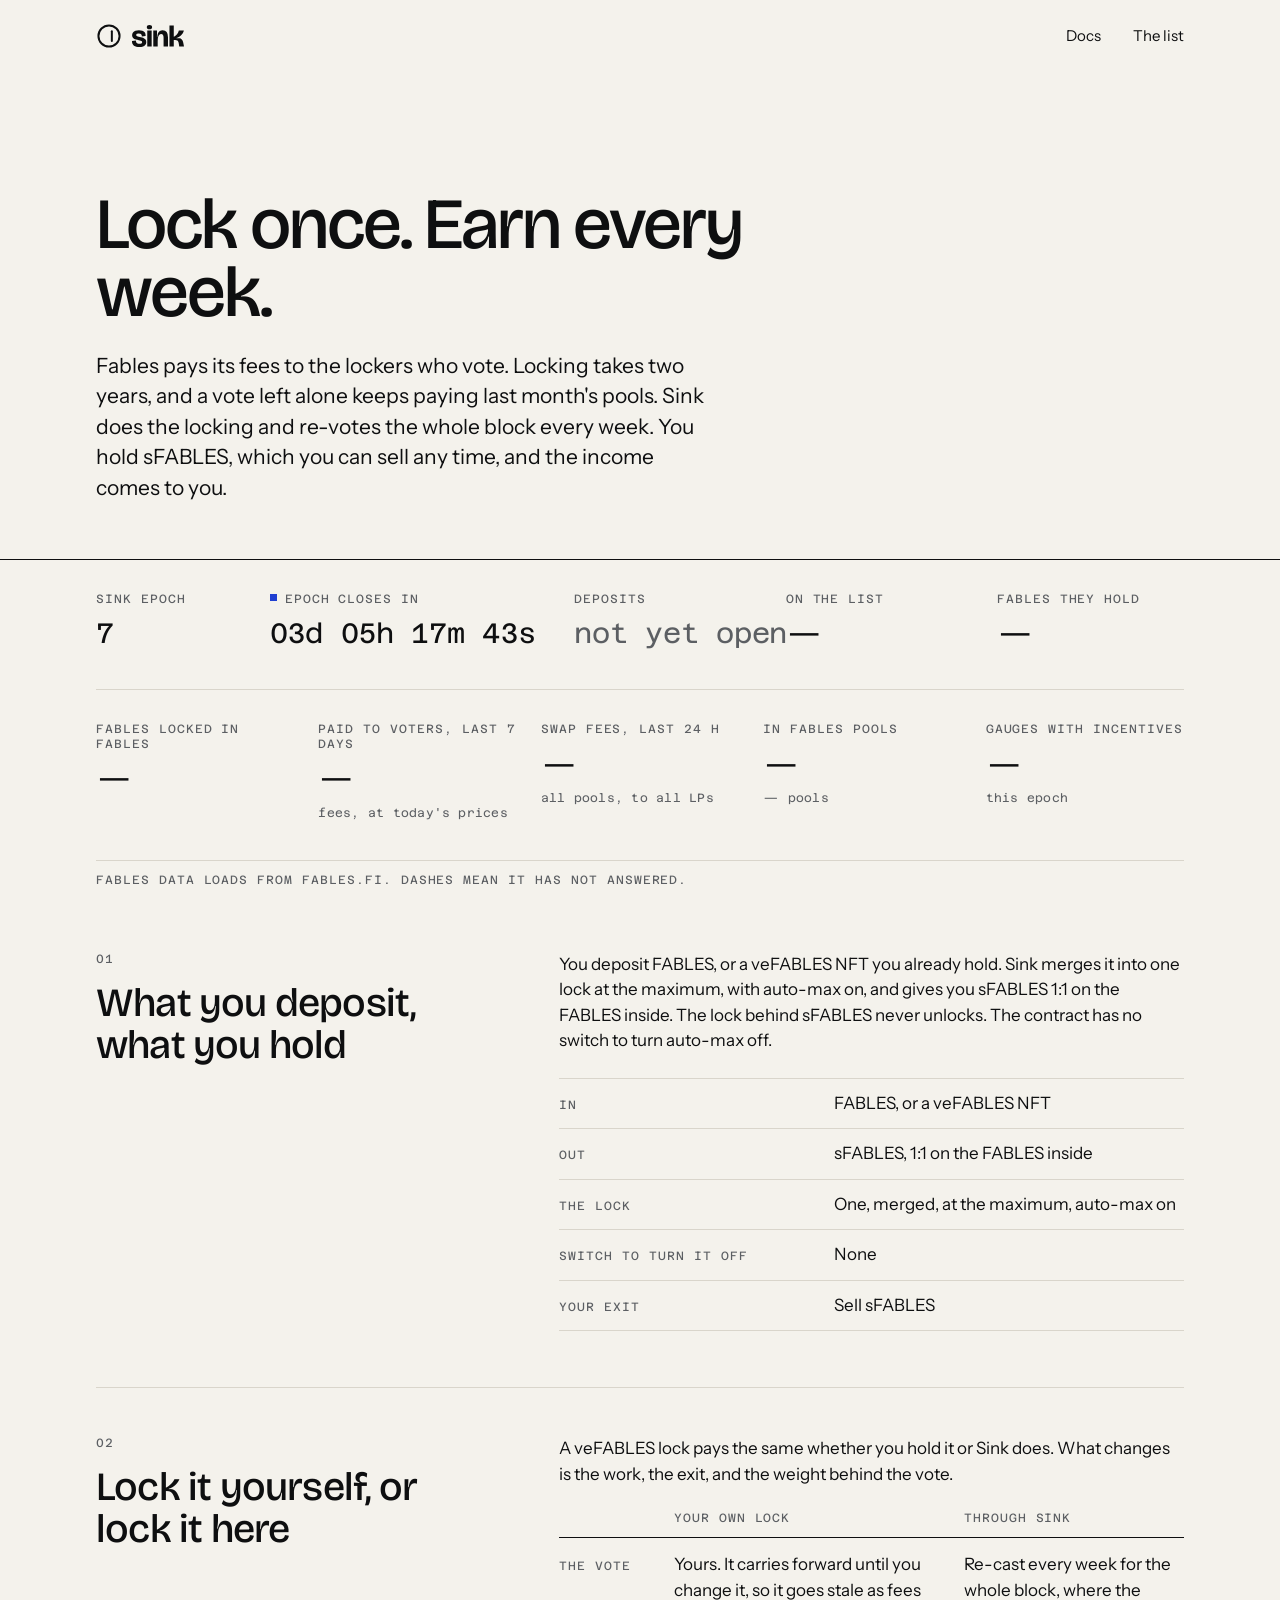
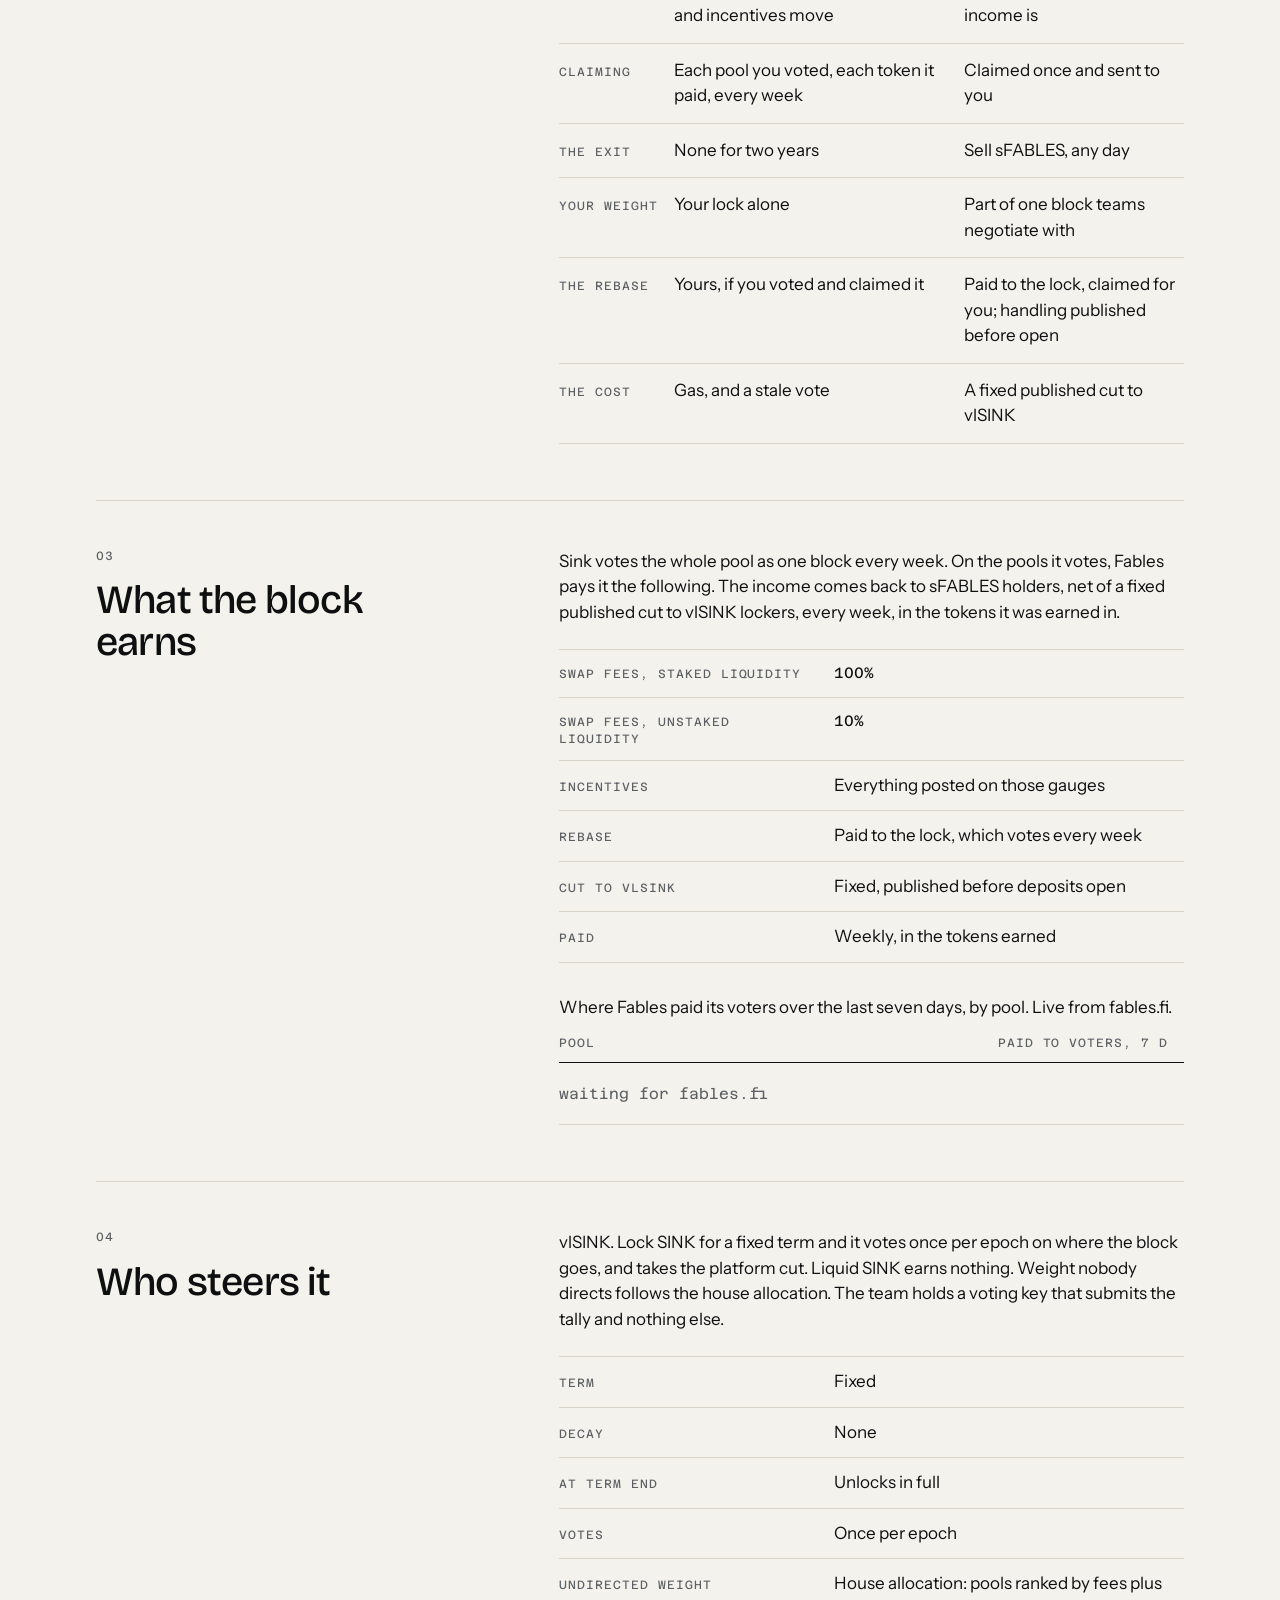
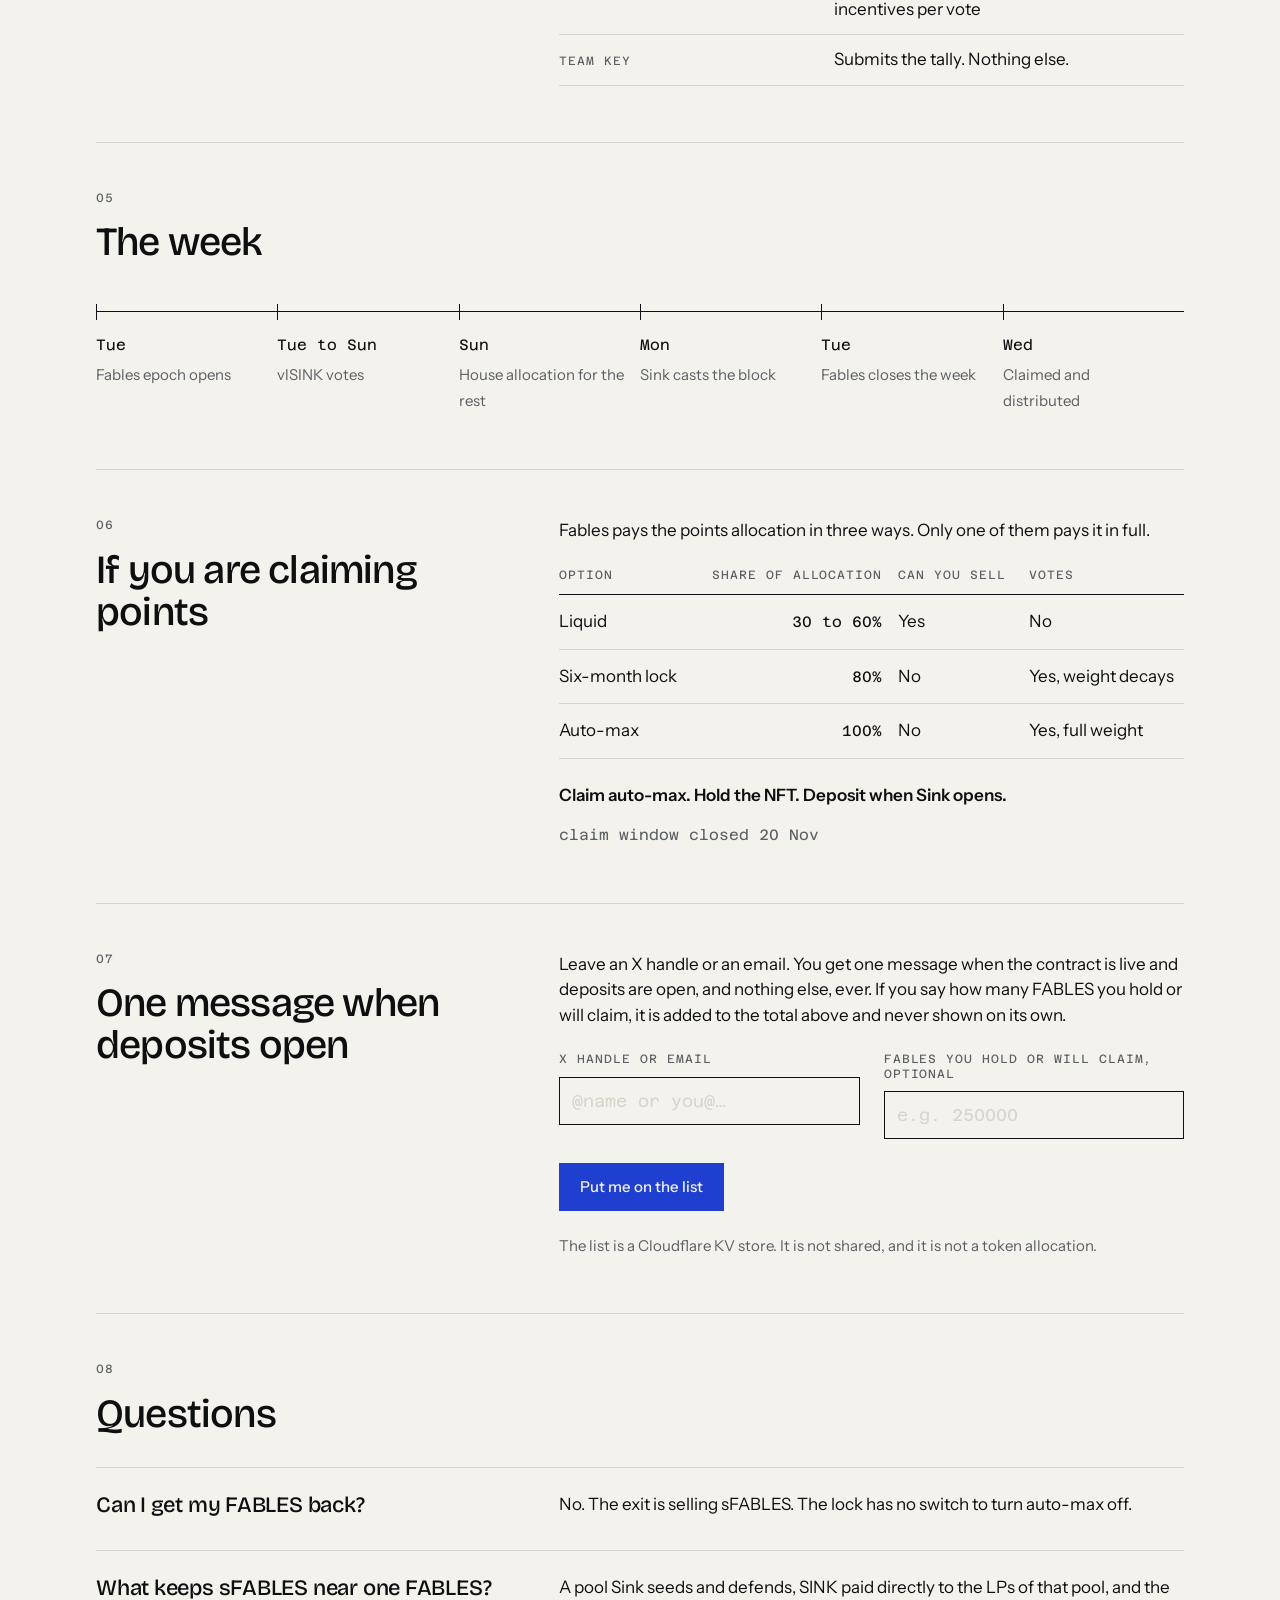
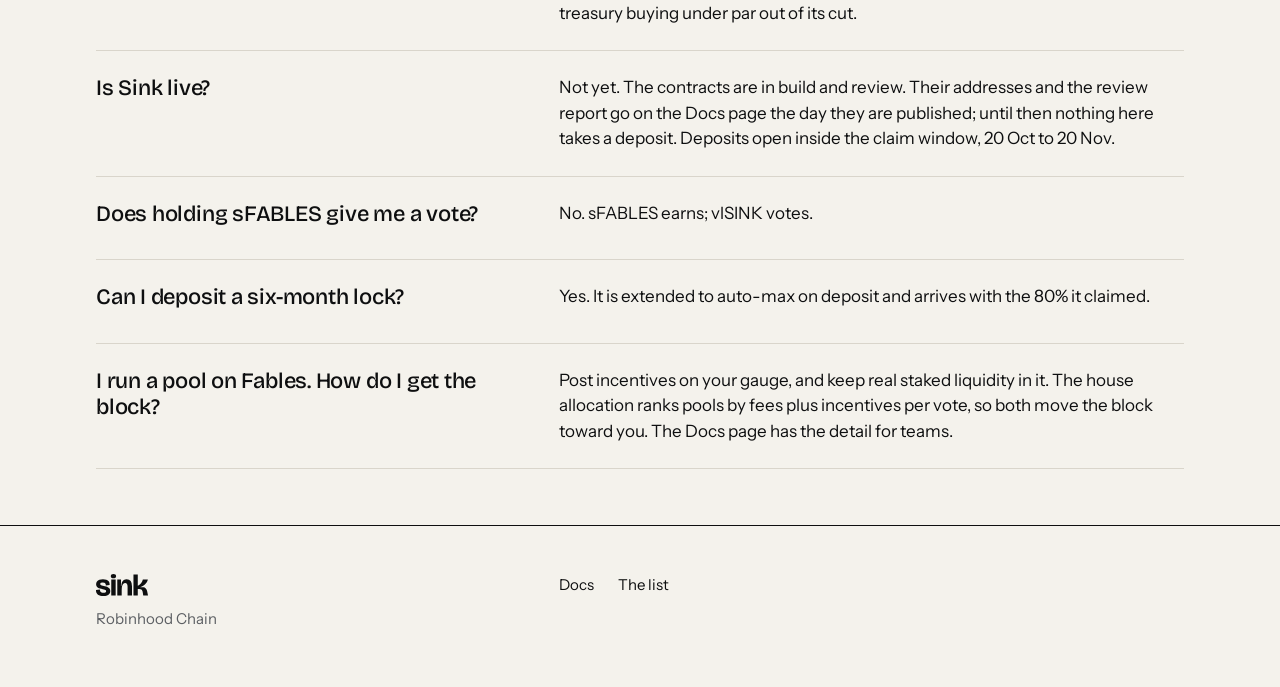
<file: index.html>
<!doctype html>
<html lang="en">
<head>
<meta charset="utf-8">
<meta name="viewport" content="width=device-width, initial-scale=1">
<title>sink · Lock once. Earn every week.</title>
<meta name="description" content="Sink is a liquid locker for veFABLES on Robinhood Chain. Deposit FABLES or a veFABLES NFT, hold sFABLES, and the weekly income comes to you.">
<meta property="og:title" content="Lock once. Earn every week.">
<meta property="og:description" content="A liquid locker for veFABLES on Robinhood Chain.">
<meta name="theme-color" content="#F4F2EC">
<link rel="icon" href="logo/favicon.svg" type="image/svg+xml">
<link rel="preconnect" href="https://fonts.googleapis.com">
<link rel="preconnect" href="https://fonts.gstatic.com" crossorigin>
<link rel="stylesheet" href="https://fonts.googleapis.com/css2?family=Azeret+Mono:wght@400;500&family=Bricolage+Grotesque:opsz,wght@12..96,500;12..96,700&family=Instrument+Sans:wght@400;500;600&display=swap">
<link rel="stylesheet" href="css/sink.css?v=3">
</head>
<body>

<div class="above">
  <div class="wrap">
    <header class="top">
      <a class="brand" href="./" aria-label="sink, home">
        <img class="mark" src="logo/mark-ink.svg" alt="">
        <img class="word" src="logo/wordmark-ink.svg" alt="sink">
      </a>
      <nav class="nav" aria-label="Main">
        <a href="docs.html">Docs</a>
        <a href="#list">The list</a>
        <a data-x href="#" rel="noopener" hidden>X</a>
      </nav>
    </header>
  </div>
  <div class="wrap above-body">
    <div class="grid">
      <h1 class="h1" style="grid-column: 1 / span 9">Lock once. Earn every week.</h1>
    </div>
    <div class="grid">
      <p class="lead" style="grid-column: 1 / span 7">Fables pays its fees to the lockers who vote. Locking takes two years, and a vote left alone keeps paying last month's pools. Sink does the locking and re-votes the whole block every week. You hold sFABLES, which you can sell any time, and the income comes to you.</p>
    </div>
  </div>
</div>

<main class="wrap">

  <section class="facts" aria-label="Sink, now">
    <div><span class="label">Sink epoch</span><span class="fig" data-epoch>&mdash;</span></div>
    <div><span class="label"><span class="live-dot" aria-hidden="true"></span><span data-countdown-label>Epoch closes in</span></span><span class="fig" data-countdown>&mdash;</span></div>
    <div><span class="label">Deposits</span><span class="fig muted">not yet open</span></div>
    <div><span class="label">On the list</span><span class="fig" data-list="count">&mdash;</span></div>
    <div><span class="label">FABLES they hold</span><span class="fig" data-list="fables">&mdash;</span></div>
  </section>

  <section class="facts facts-2" aria-label="Fables, live">
    <div><span class="label">FABLES locked in Fables</span><span class="fig" data-fact="locked">&mdash;</span><span class="sub mono" data-fact="lockedpct"></span></div>
    <div><span class="label">Paid to voters, last 7 days</span><span class="fig" data-fact="voters7d">&mdash;</span><span class="sub mono">fees, at today's prices</span></div>
    <div><span class="label">Swap fees, last 24 h</span><span class="fig" data-fact="fees24h">&mdash;</span><span class="sub mono">all pools, to all LPs</span></div>
    <div><span class="label">In Fables pools</span><span class="fig" data-fact="tvl">&mdash;</span><span class="sub mono"><span data-fact="pools">&mdash;</span> pools</span></div>
    <div><span class="label">Gauges with incentives</span><span class="fig" data-fact="gauges">&mdash;</span><span class="sub mono">this epoch</span></div>
  </section>
  <p class="label" style="padding:12px 0 0" data-fact="at">Fables data loads from fables.fi. Dashes mean it has not answered.</p>

  <section class="split">
    <div class="grid">
      <div class="head"><span class="label">01</span><h2 class="h2">What you deposit, what you hold</h2></div>
      <div class="body">
        <p>You deposit FABLES, or a veFABLES NFT you already hold. Sink merges it into one lock at the maximum, with auto-max on, and gives you sFABLES 1:1 on the FABLES inside. The lock behind sFABLES never unlocks. The contract has no switch to turn auto-max off.</p>
        <dl class="ledger">
          <div><dt>In</dt><dd>FABLES, or a veFABLES NFT</dd></div>
          <div><dt>Out</dt><dd>sFABLES, 1:1 on the FABLES inside</dd></div>
          <div><dt>The lock</dt><dd>One, merged, at the maximum, auto-max on</dd></div>
          <div><dt>Switch to turn it off</dt><dd>None</dd></div>
          <div><dt>Your exit</dt><dd>Sell sFABLES</dd></div>
        </dl>
      </div>
    </div>
  </section>

  <section class="split">
    <div class="grid">
      <div class="head"><span class="label">02</span><h2 class="h2">Lock it yourself, or lock it here</h2></div>
      <div class="body">
        <p>A veFABLES lock pays the same whether you hold it or Sink does. What changes is the work, the exit, and the weight behind the vote.</p>
        <div class="scroll-x" style="margin-top:24px">
          <table class="t">
            <thead><tr><th></th><th>Your own lock</th><th>Through Sink</th></tr></thead>
            <tbody>
              <tr><td class="k">The vote</td><td>Yours. It carries forward until you change it, so it goes stale as fees and incentives move</td><td>Re-cast every week for the whole block, where the income is</td></tr>
              <tr><td class="k">Claiming</td><td>Each pool you voted, each token it paid, every week</td><td>Claimed once and sent to you</td></tr>
              <tr><td class="k">The exit</td><td>None for two years</td><td>Sell sFABLES, any day</td></tr>
              <tr><td class="k">Your weight</td><td>Your lock alone</td><td>Part of one block teams negotiate with</td></tr>
              <tr><td class="k">The rebase</td><td>Yours, if you voted and claimed it</td><td>Paid to the lock, claimed for you; handling published before open</td></tr>
              <tr><td class="k">The cost</td><td>Gas, and a stale vote</td><td>A fixed published cut to vlSINK</td></tr>
            </tbody>
          </table>
        </div>
      </div>
    </div>
  </section>

  <section class="split">
    <div class="grid">
      <div class="head"><span class="label">03</span><h2 class="h2">What the block earns</h2></div>
      <div class="body">
        <p>Sink votes the whole pool as one block every week. On the pools it votes, Fables pays it the following. The income comes back to sFABLES holders, net of a fixed published cut to vlSINK lockers, every week, in the tokens it was earned in.</p>
        <dl class="ledger">
          <div><dt>Swap fees, staked liquidity</dt><dd class="mono">100%</dd></div>
          <div><dt>Swap fees, unstaked liquidity</dt><dd class="mono">10%</dd></div>
          <div><dt>Incentives</dt><dd>Everything posted on those gauges</dd></div>
          <div><dt>Rebase</dt><dd>Paid to the lock, which votes every week</dd></div>
          <div><dt>Cut to vlSINK</dt><dd>Fixed, published before deposits open</dd></div>
          <div><dt>Paid</dt><dd>Weekly, in the tokens earned</dd></div>
        </dl>
        <p style="margin-top:32px">Where Fables paid its voters over the last seven days, by pool. Live from fables.fi.</p>
        <table class="t" style="margin-top:16px">
          <thead><tr><th>Pool</th><th class="num">Paid to voters, 7 d</th></tr></thead>
          <tbody data-pools><tr><td class="empty" colspan="2">waiting for fables.fi</td></tr></tbody>
        </table>
      </div>
    </div>
  </section>

  <section class="split">
    <div class="grid">
      <div class="head"><span class="label">04</span><h2 class="h2">Who steers it</h2></div>
      <div class="body">
        <p>vlSINK. Lock SINK for a fixed term and it votes once per epoch on where the block goes, and takes the platform cut. Liquid SINK earns nothing. Weight nobody directs follows the house allocation. The team holds a voting key that submits the tally and nothing else.</p>
        <dl class="ledger">
          <div><dt>Term</dt><dd>Fixed</dd></div>
          <div><dt>Decay</dt><dd>None</dd></div>
          <div><dt>At term end</dt><dd>Unlocks in full</dd></div>
          <div><dt>Votes</dt><dd>Once per epoch</dd></div>
          <div><dt>Undirected weight</dt><dd>House allocation: pools ranked by fees plus incentives per vote</dd></div>
          <div><dt>Team key</dt><dd>Submits the tally. Nothing else.</dd></div>
        </dl>
      </div>
    </div>
  </section>

  <section class="split">
    <div class="grid">
      <div class="head" style="grid-column: 1 / -1; margin-bottom: 40px"><span class="label">05</span><h2 class="h2">The week</h2></div>
    </div>
    <div class="week">
      <div><span class="day">Tue</span><span class="what">Fables epoch opens</span></div>
      <div><span class="day">Tue to Sun</span><span class="what">vlSINK votes</span></div>
      <div><span class="day">Sun</span><span class="what">House allocation for the rest</span></div>
      <div><span class="day">Mon</span><span class="what">Sink casts the block</span></div>
      <div><span class="day">Tue</span><span class="what">Fables closes the week</span></div>
      <div><span class="day">Wed</span><span class="what">Claimed and distributed</span></div>
    </div>
  </section>

  <section class="split">
    <div class="grid">
      <div class="head"><span class="label">06</span><h2 class="h2">If you are claiming points</h2></div>
      <div class="body">
        <p>Fables pays the points allocation in three ways. Only one of them pays it in full.</p>
        <div class="scroll-x" style="margin-top:24px">
          <table class="t">
            <thead><tr><th>Option</th><th class="num">Share of allocation</th><th>Can you sell</th><th>Votes</th></tr></thead>
            <tbody>
              <tr><td>Liquid</td><td class="num">30 to 60%</td><td>Yes</td><td>No</td></tr>
              <tr><td>Six-month lock</td><td class="num">80%</td><td>No</td><td>Yes, weight decays</td></tr>
              <tr><td>Auto-max</td><td class="num">100%</td><td>No</td><td>Yes, full weight</td></tr>
            </tbody>
          </table>
        </div>
        <p style="margin-top:24px"><strong style="font-weight:600">Claim auto-max. Hold the NFT. Deposit when Sink opens.</strong></p>
        <p class="mono muted" style="font-size:15px" data-claim>claim window open until 20 Nov, deposits open inside it</p>
      </div>
    </div>
  </section>

  <section class="split" id="list">
    <div class="grid">
      <div class="head"><span class="label">07</span><h2 class="h2">One message when deposits open</h2></div>
      <div class="body">
        <p>Leave an X handle or an email. You get one message when the contract is live and deposits are open, and nothing else, ever. If you say how many FABLES you hold or will claim, it is added to the total above and never shown on its own.</p>
        <form class="join" data-join autocomplete="off" style="margin-top:24px">
          <label><span class="label">X handle or email</span><input name="contact" type="text" inputmode="text" spellcheck="false" placeholder="@name or you@…" required></label>
          <label><span class="label">FABLES you hold or will claim, optional</span><input name="fables" type="text" inputmode="numeric" placeholder="e.g. 250000"></label>
          <button class="btn btn-primary" type="submit">Put me on the list</button>
          <p class="note" data-join-msg>The list is a Cloudflare KV store. It is not shared, and it is not a token allocation.</p>
        </form>
      </div>
    </div>
  </section>


  <section class="split" style="border-bottom:none">
    <div class="grid">
      <div class="head" style="grid-column: 1 / -1; margin-bottom: 32px"><span class="label">08</span><h2 class="h2">Questions</h2></div>
    </div>
    <div class="faq">
      <div class="grid"><h3 class="h3">Can I get my FABLES back?</h3><p>No. The exit is selling sFABLES. The lock has no switch to turn auto-max off.</p></div>
      <div class="grid"><h3 class="h3">What keeps sFABLES near one FABLES?</h3><p>A pool Sink seeds and defends, SINK paid directly to the LPs of that pool, and the treasury buying under par out of its cut.</p></div>
      <div class="grid"><h3 class="h3">Is Sink live?</h3><p>Not yet. The contracts are in build and review. Their addresses and the review report go on the Docs page the day they are published; until then nothing here takes a deposit. Deposits open inside the claim window, 20 Oct to 20 Nov.</p></div>
      <div class="grid"><h3 class="h3">Does holding sFABLES give me a vote?</h3><p>No. sFABLES earns; vlSINK votes.</p></div>
      <div class="grid"><h3 class="h3">Can I deposit a six-month lock?</h3><p>Yes. It is extended to auto-max on deposit and arrives with the 80% it claimed.</p></div>
      <div class="grid"><h3 class="h3">I run a pool on Fables. How do I get the block?</h3><p>Post incentives on your gauge, and keep real staked liquidity in it. The house allocation ranks pools by fees plus incentives per vote, so both move the block toward you. The Docs page has the detail for teams.</p></div>
    </div>
  </section>

</main>

<footer class="wrap foot">
  <div class="grid">
    <div class="a"><img class="word" src="logo/wordmark-ink.svg" alt="sink"><span class="muted" style="font-size:15px">Robinhood Chain</span></div>
    <nav class="b" aria-label="Footer"><a href="docs.html">Docs</a><a href="#list">The list</a><a data-x href="#" rel="noopener" hidden>X</a></nav>
    
  </div>
</footer>

<script src="js/config.js?v=3"></script>
<script src="js/sink.js?v=4"></script>
</body>
</html>
</file>
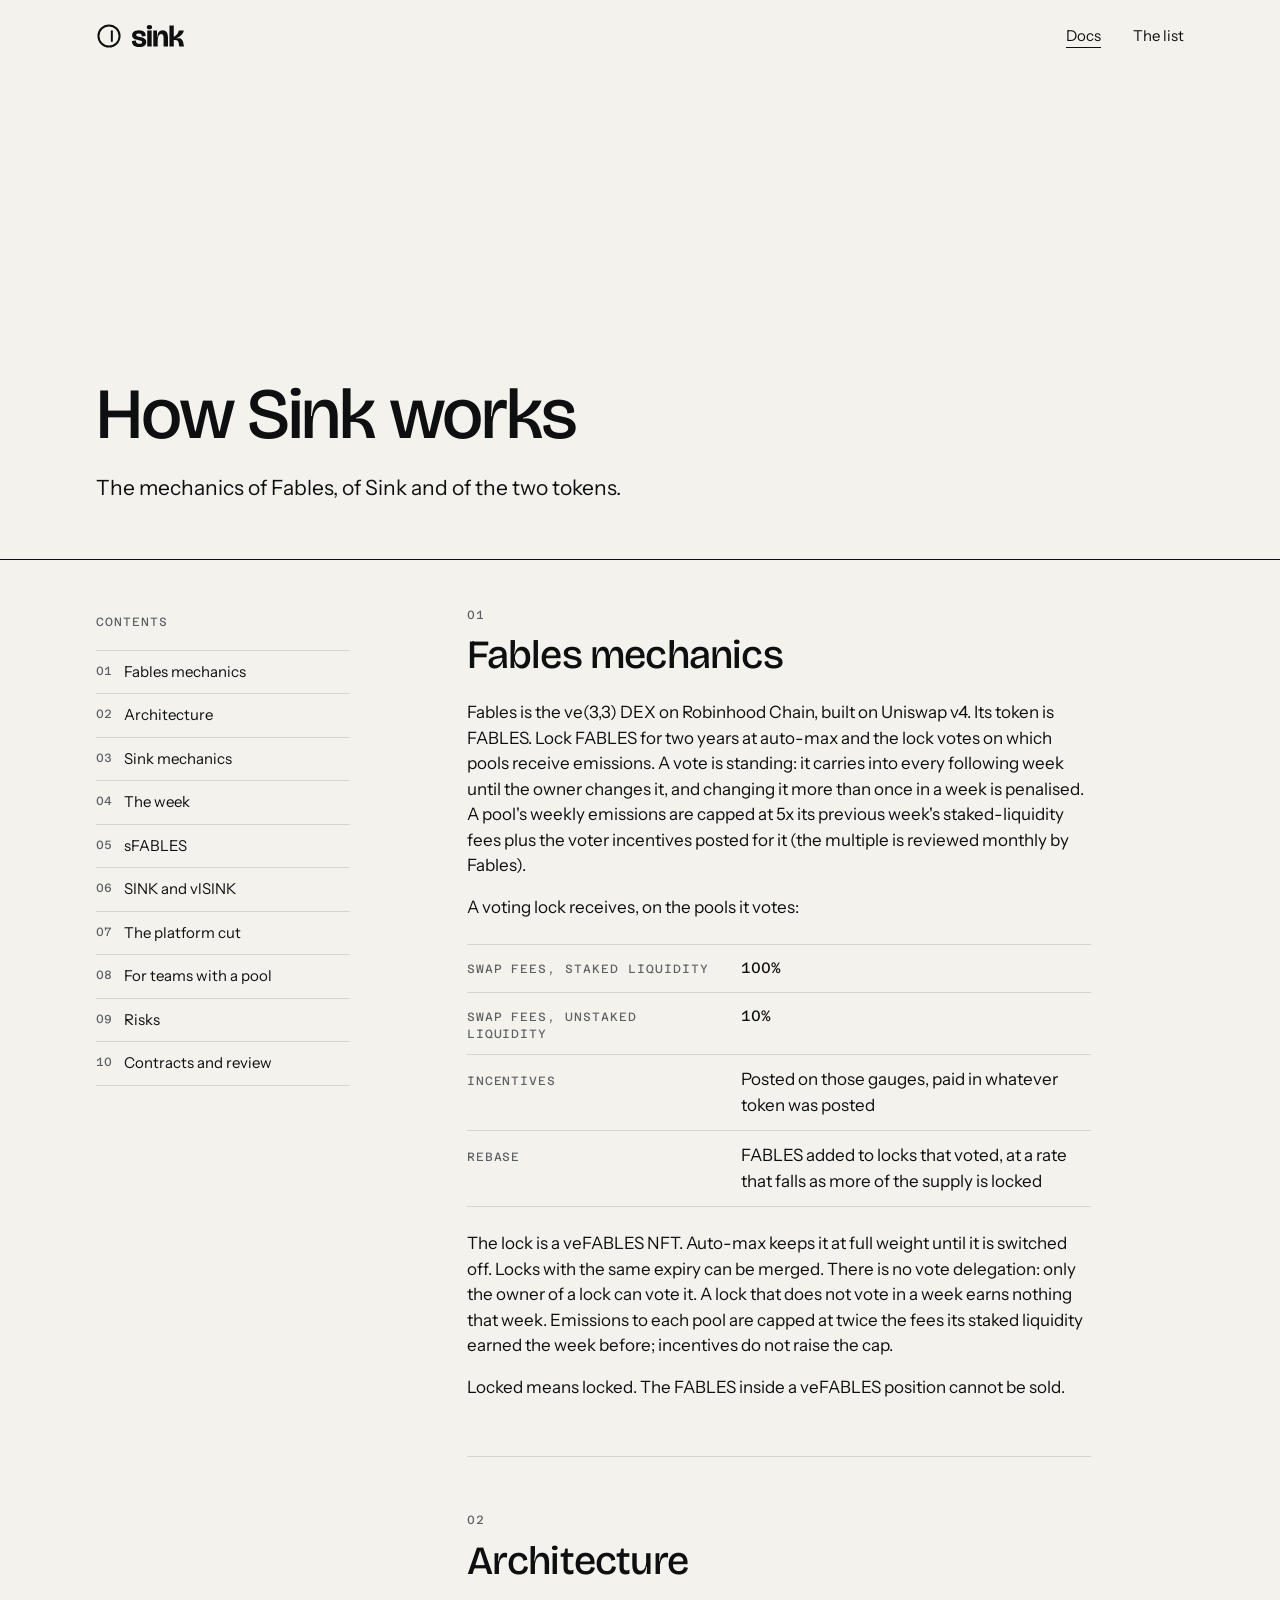
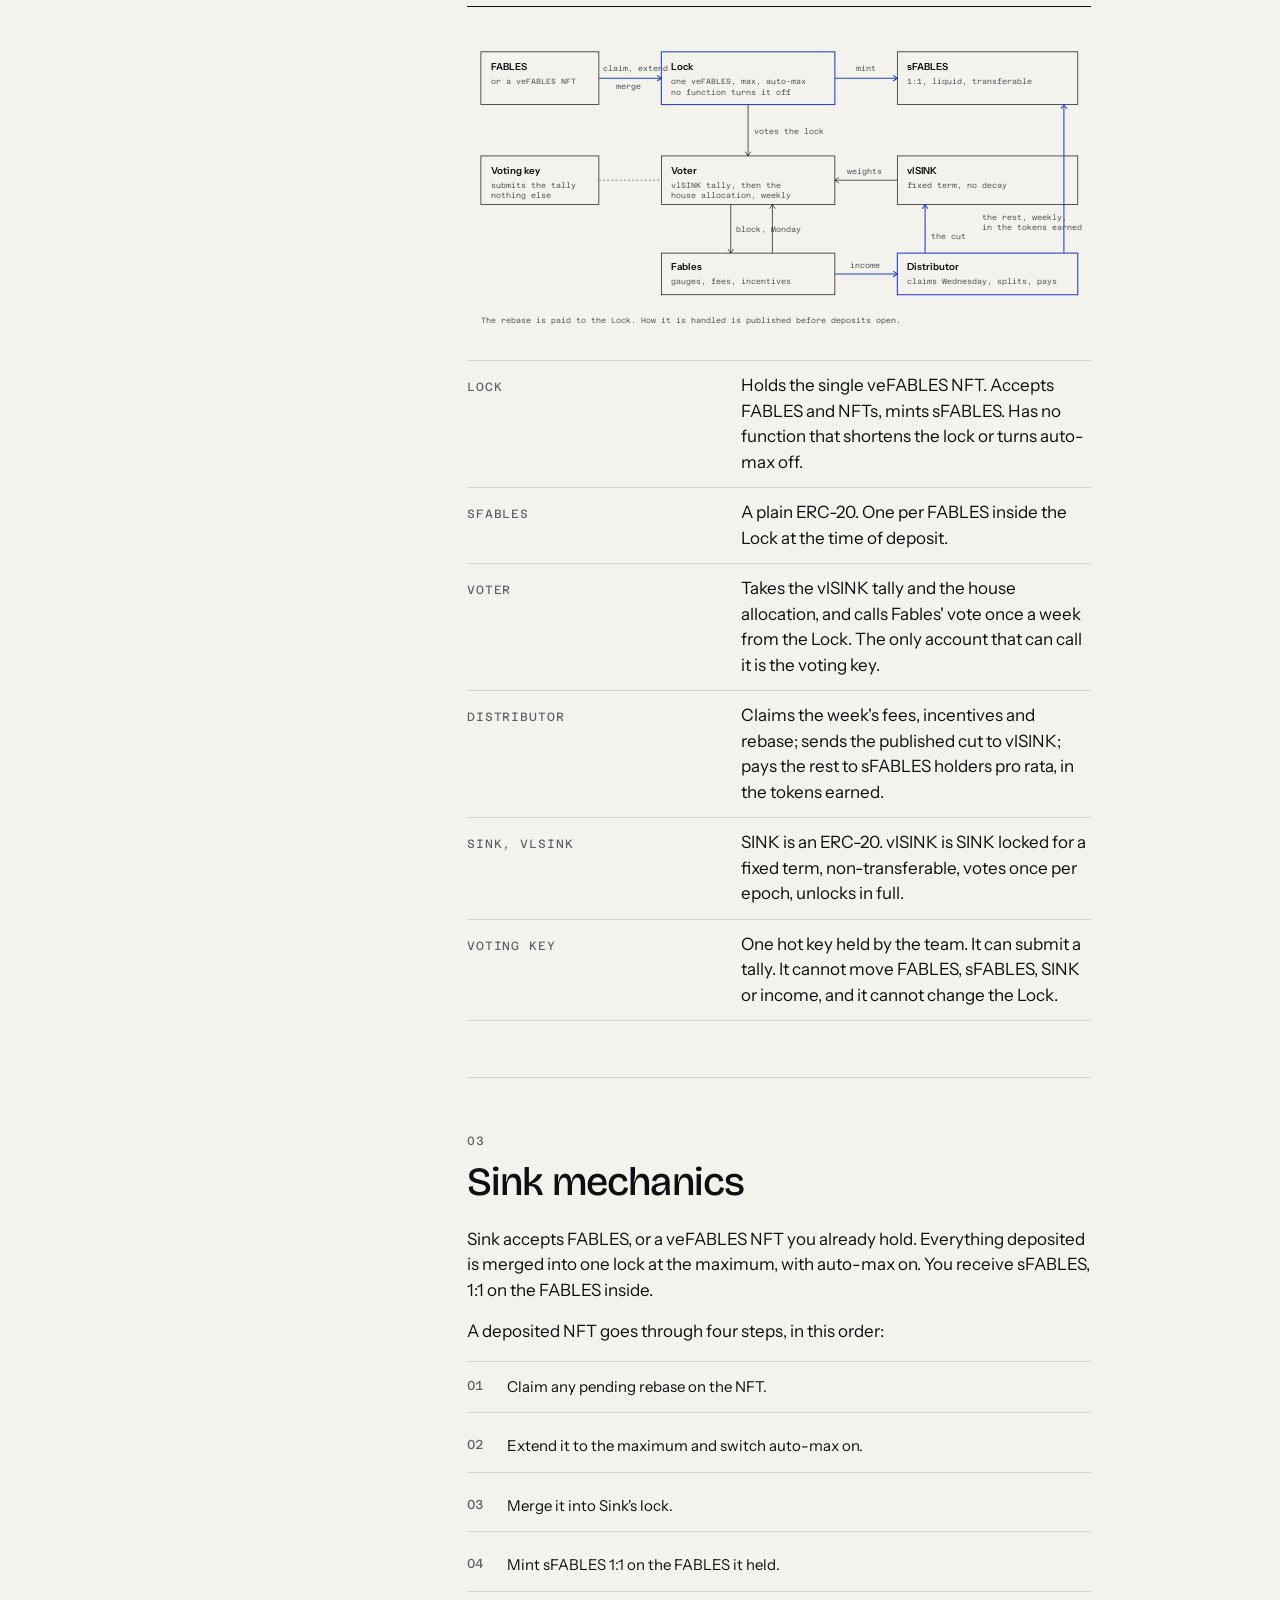
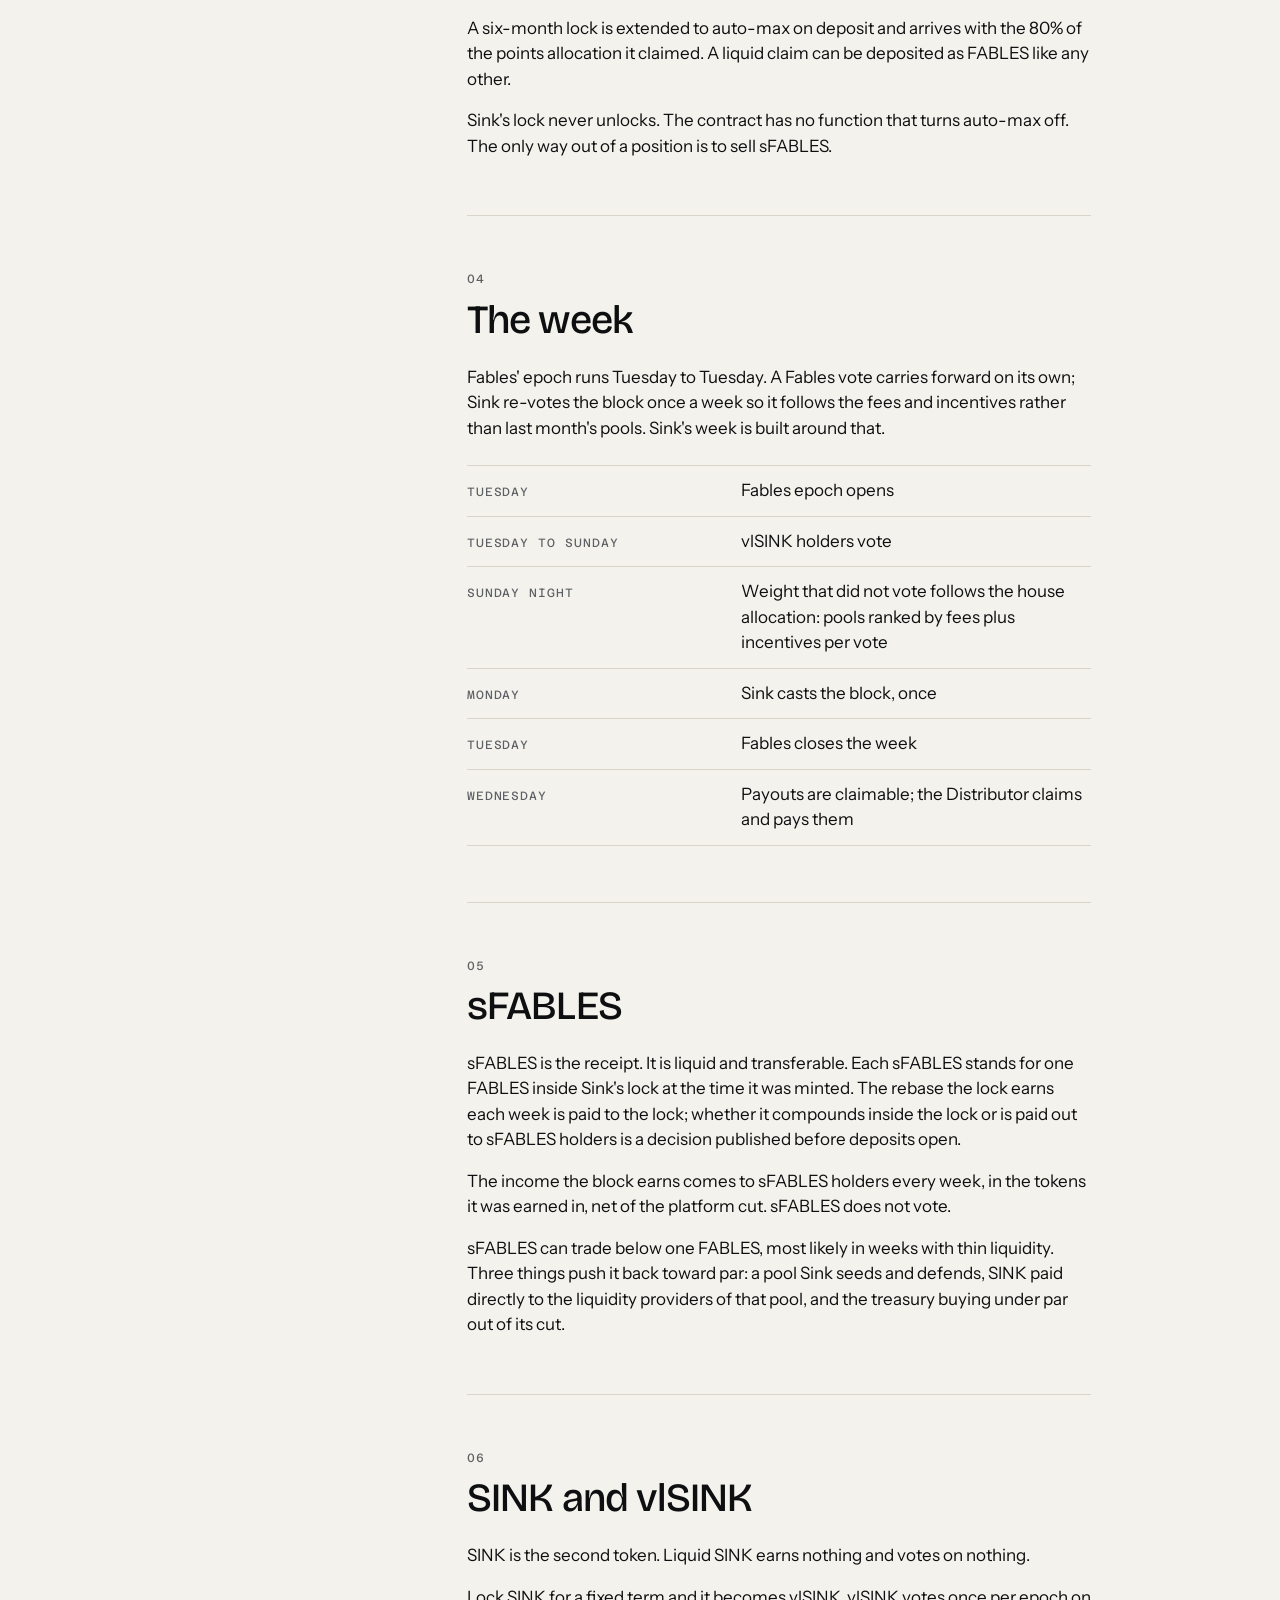
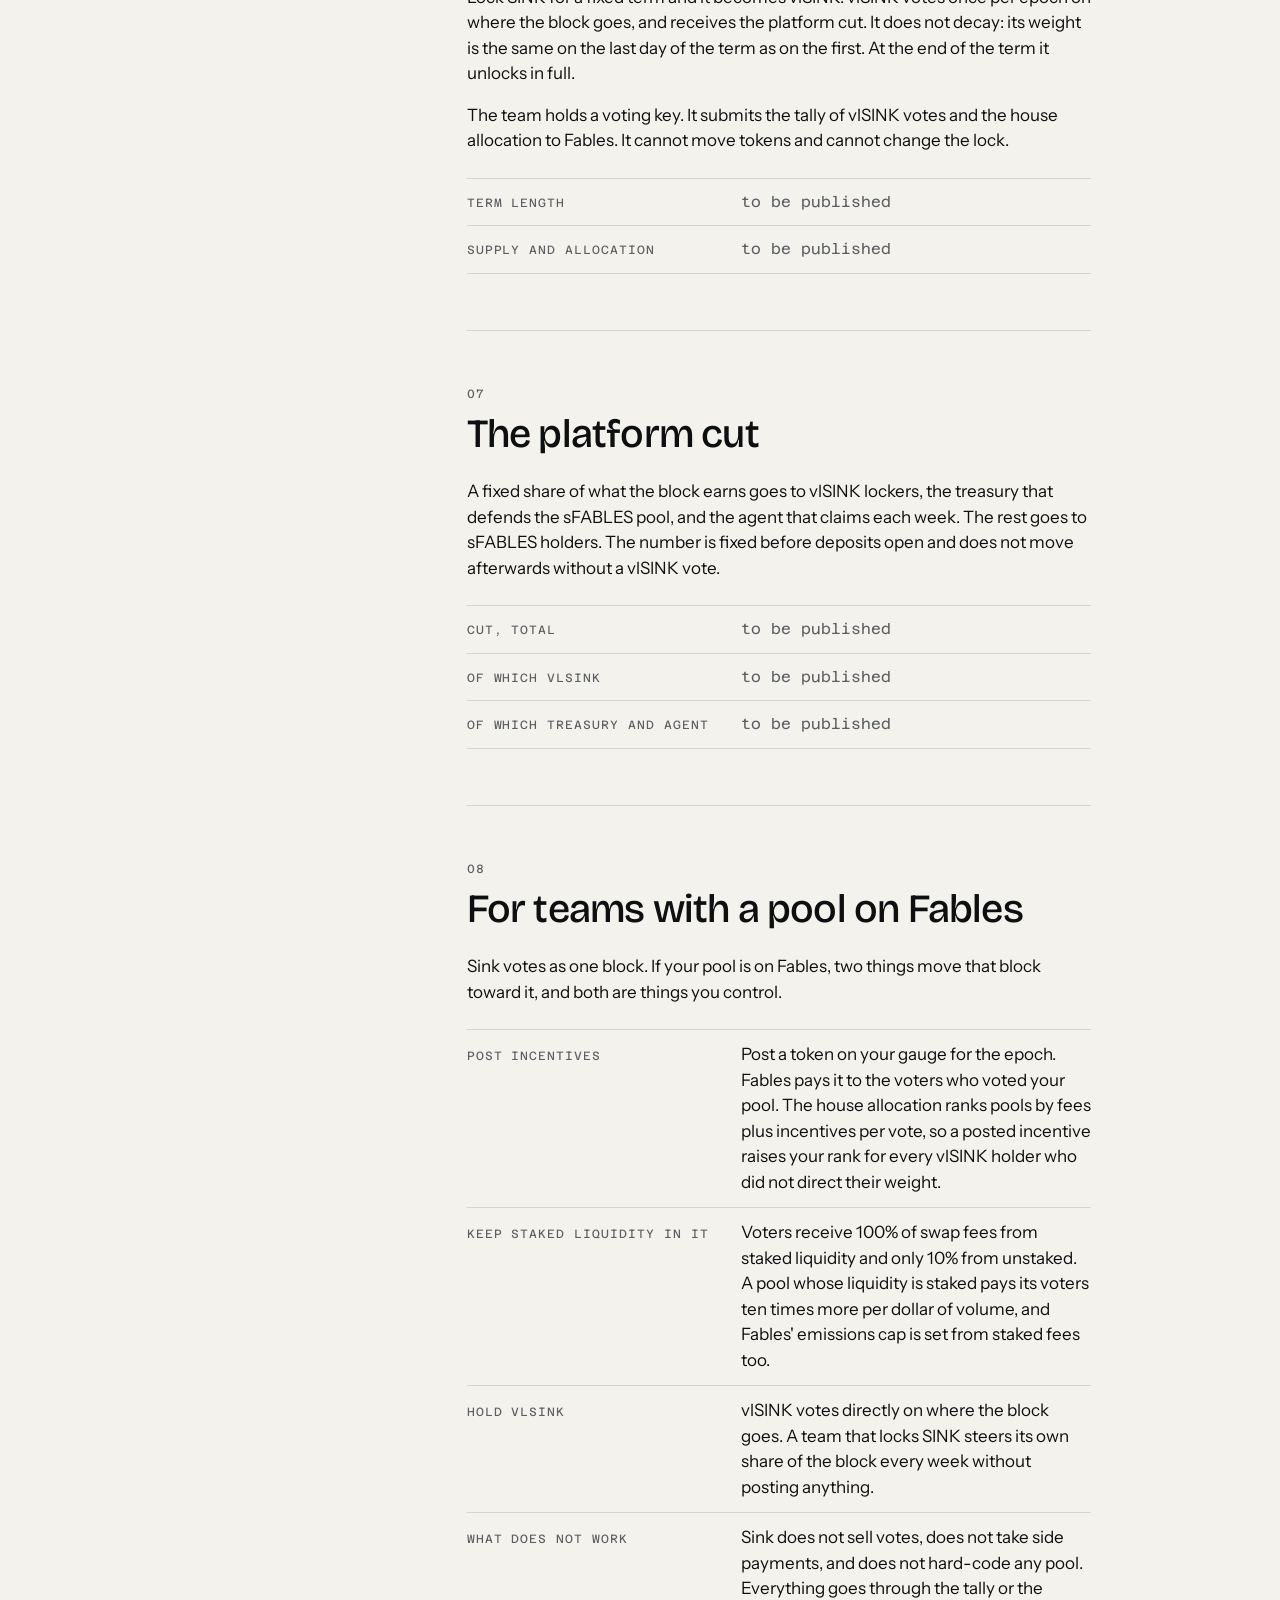
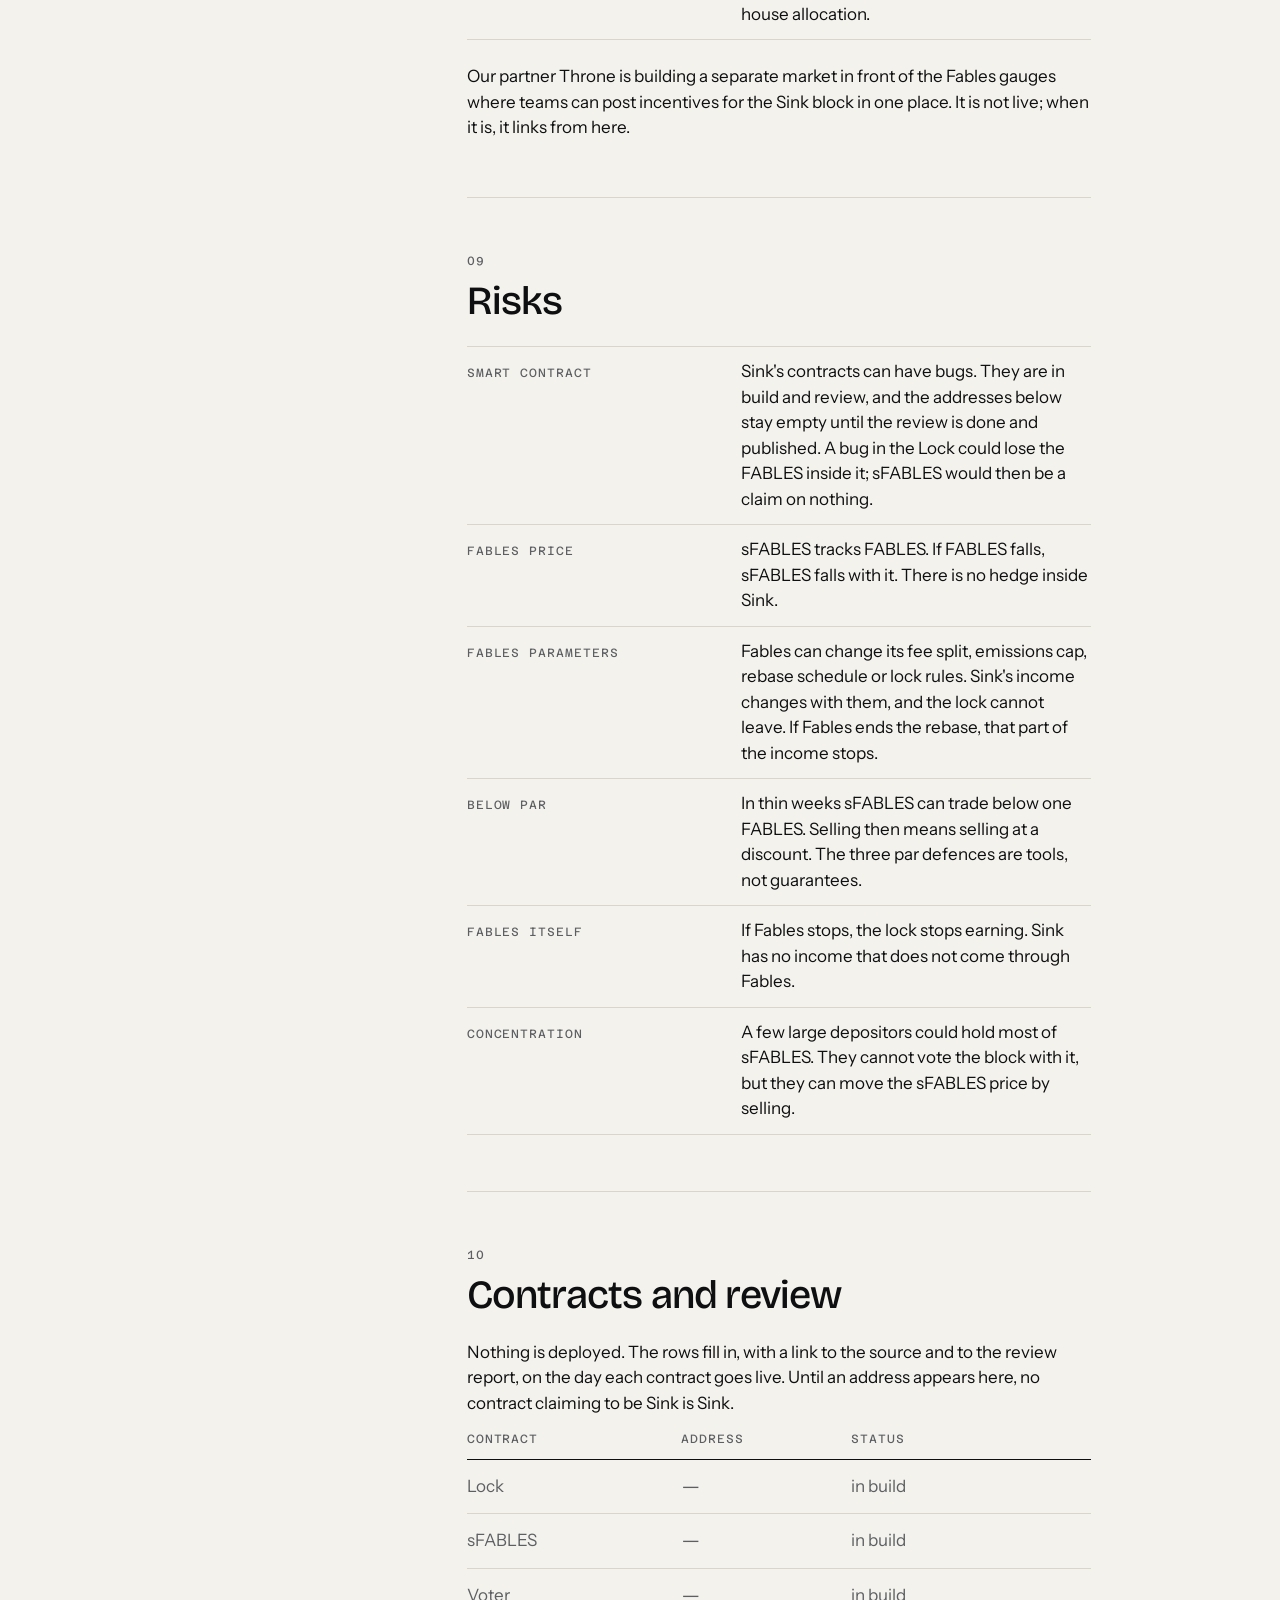
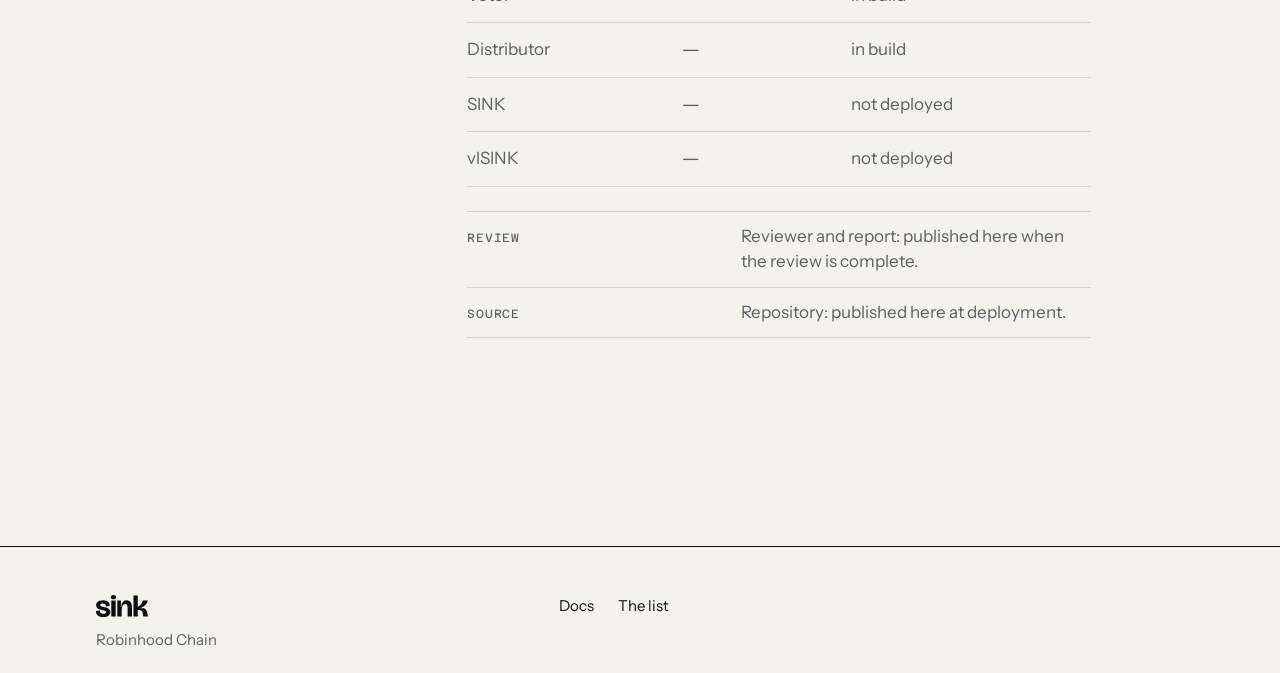
<file: docs/index.html>
<!doctype html><meta charset="utf-8"><meta http-equiv="refresh" content="0; url=/docs.html"><link rel="canonical" href="https://sink.fi/docs.html"><title>sink · docs</title><a href="/docs.html">docs</a>
</file>
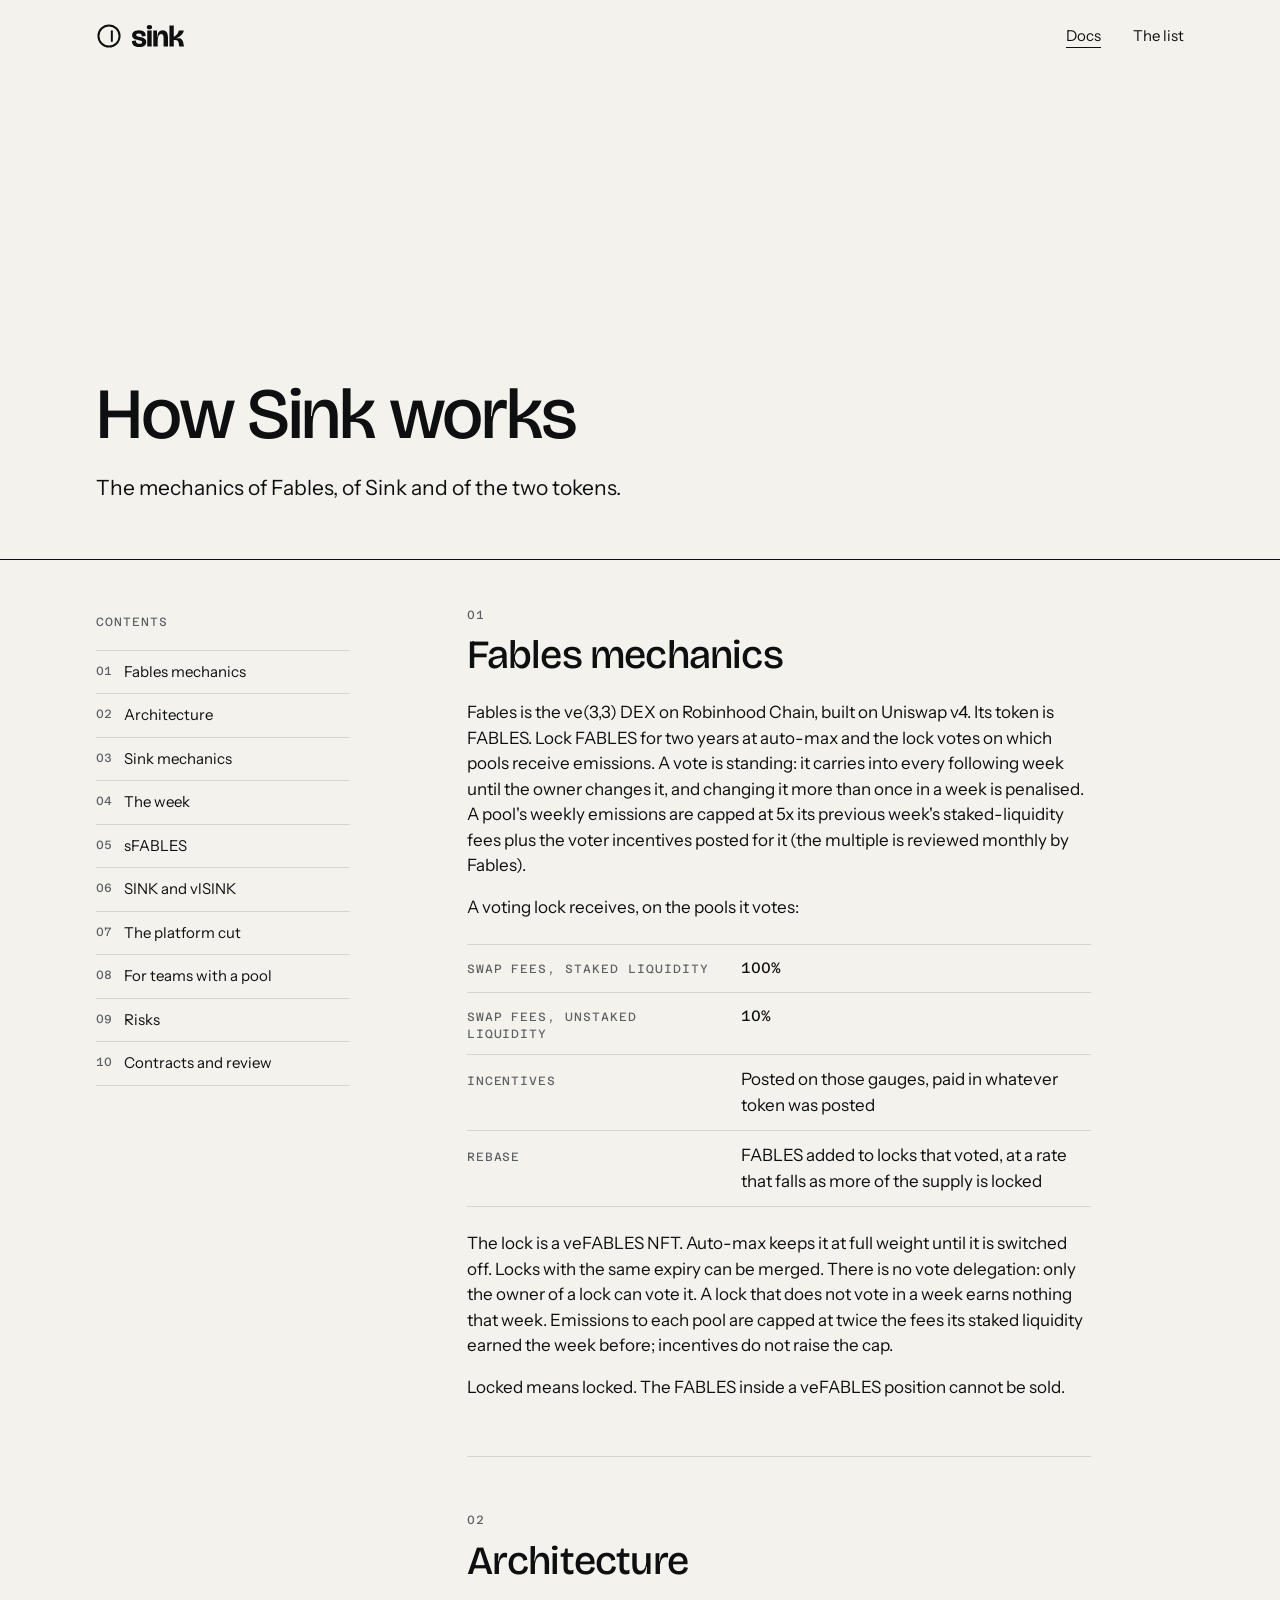
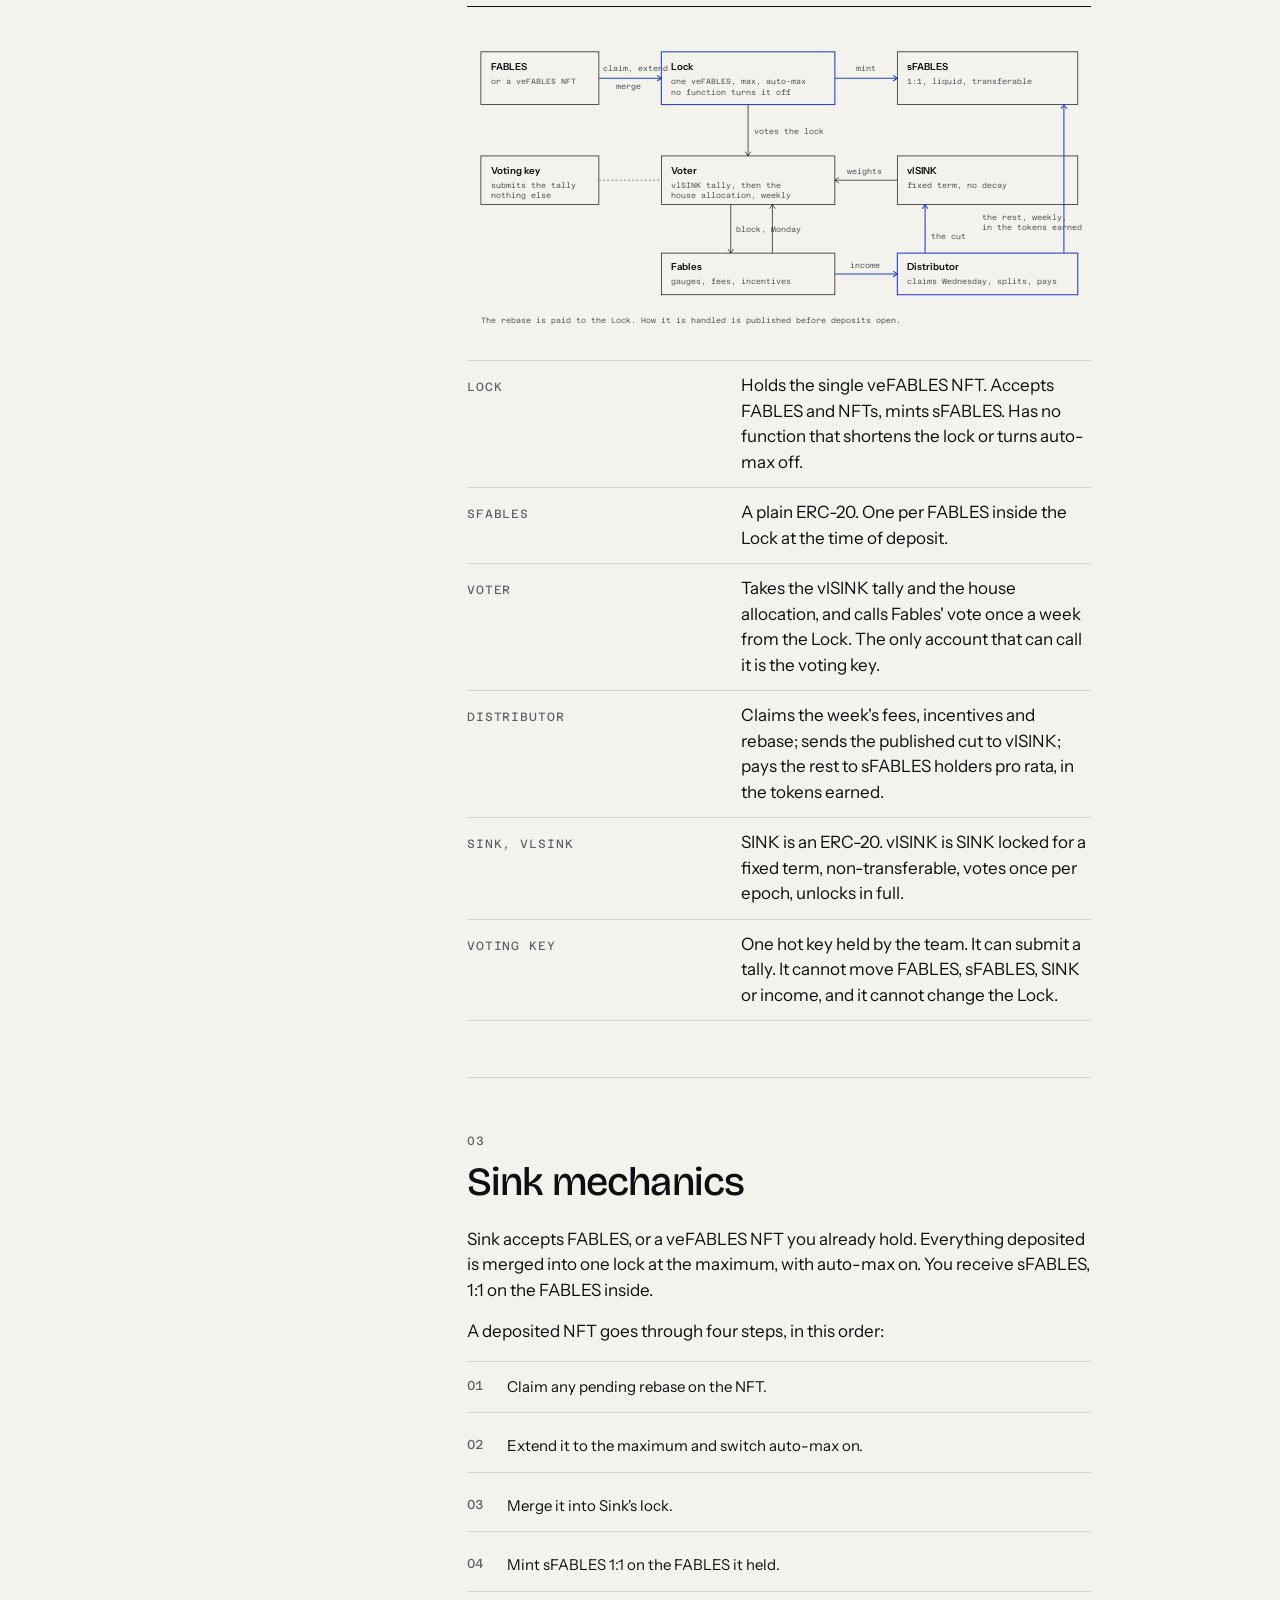
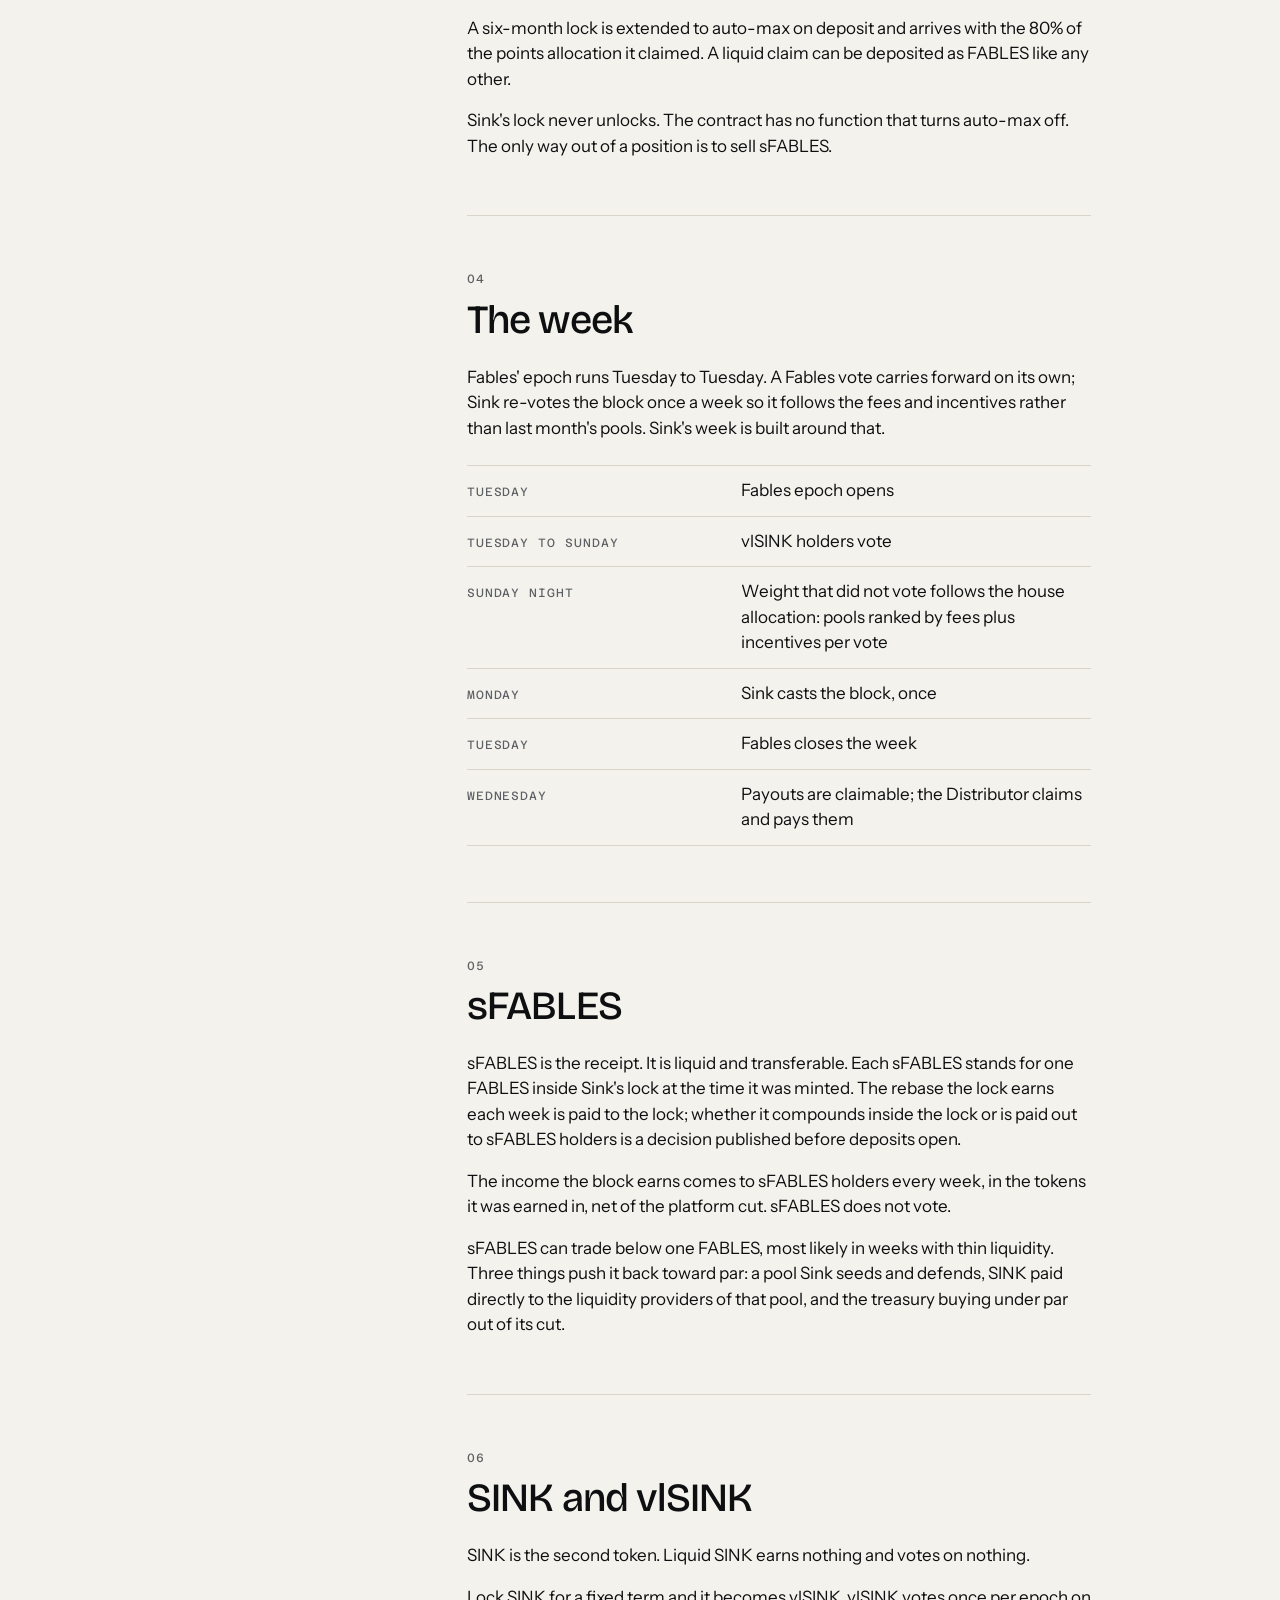
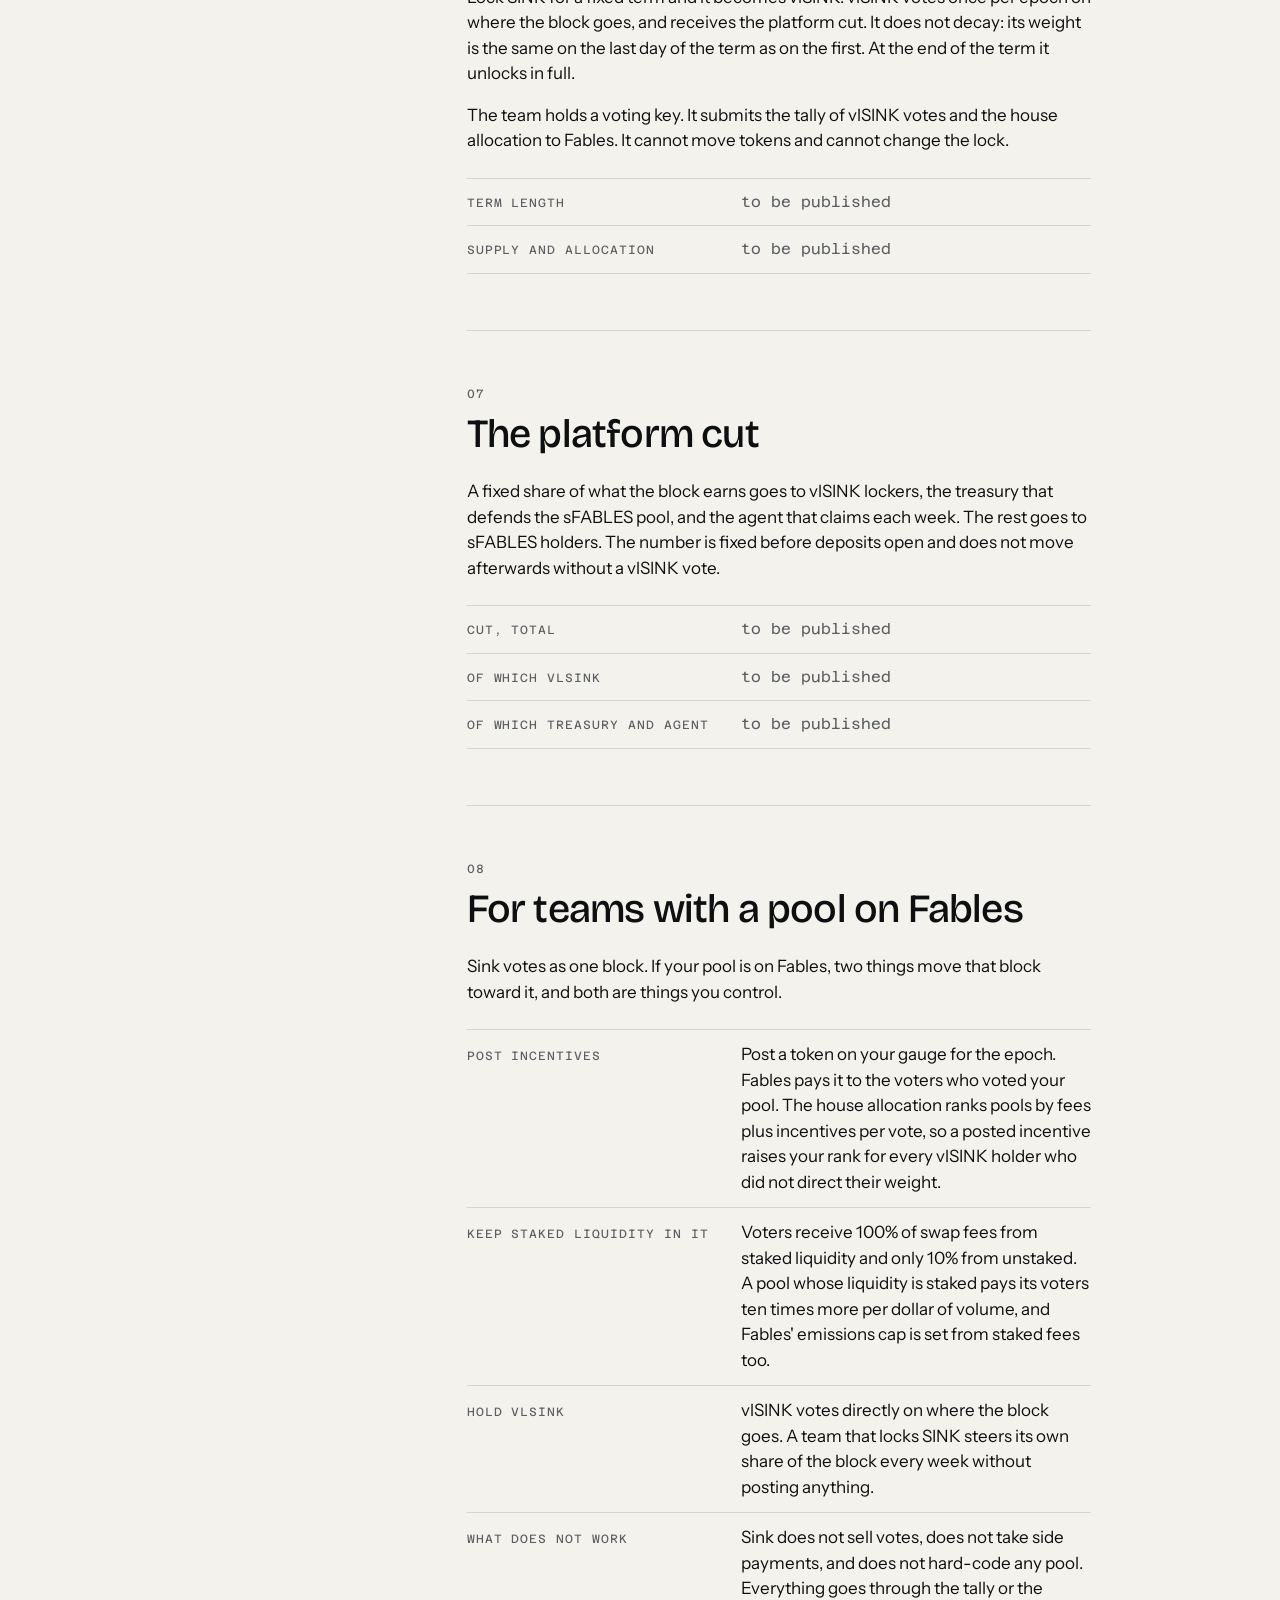
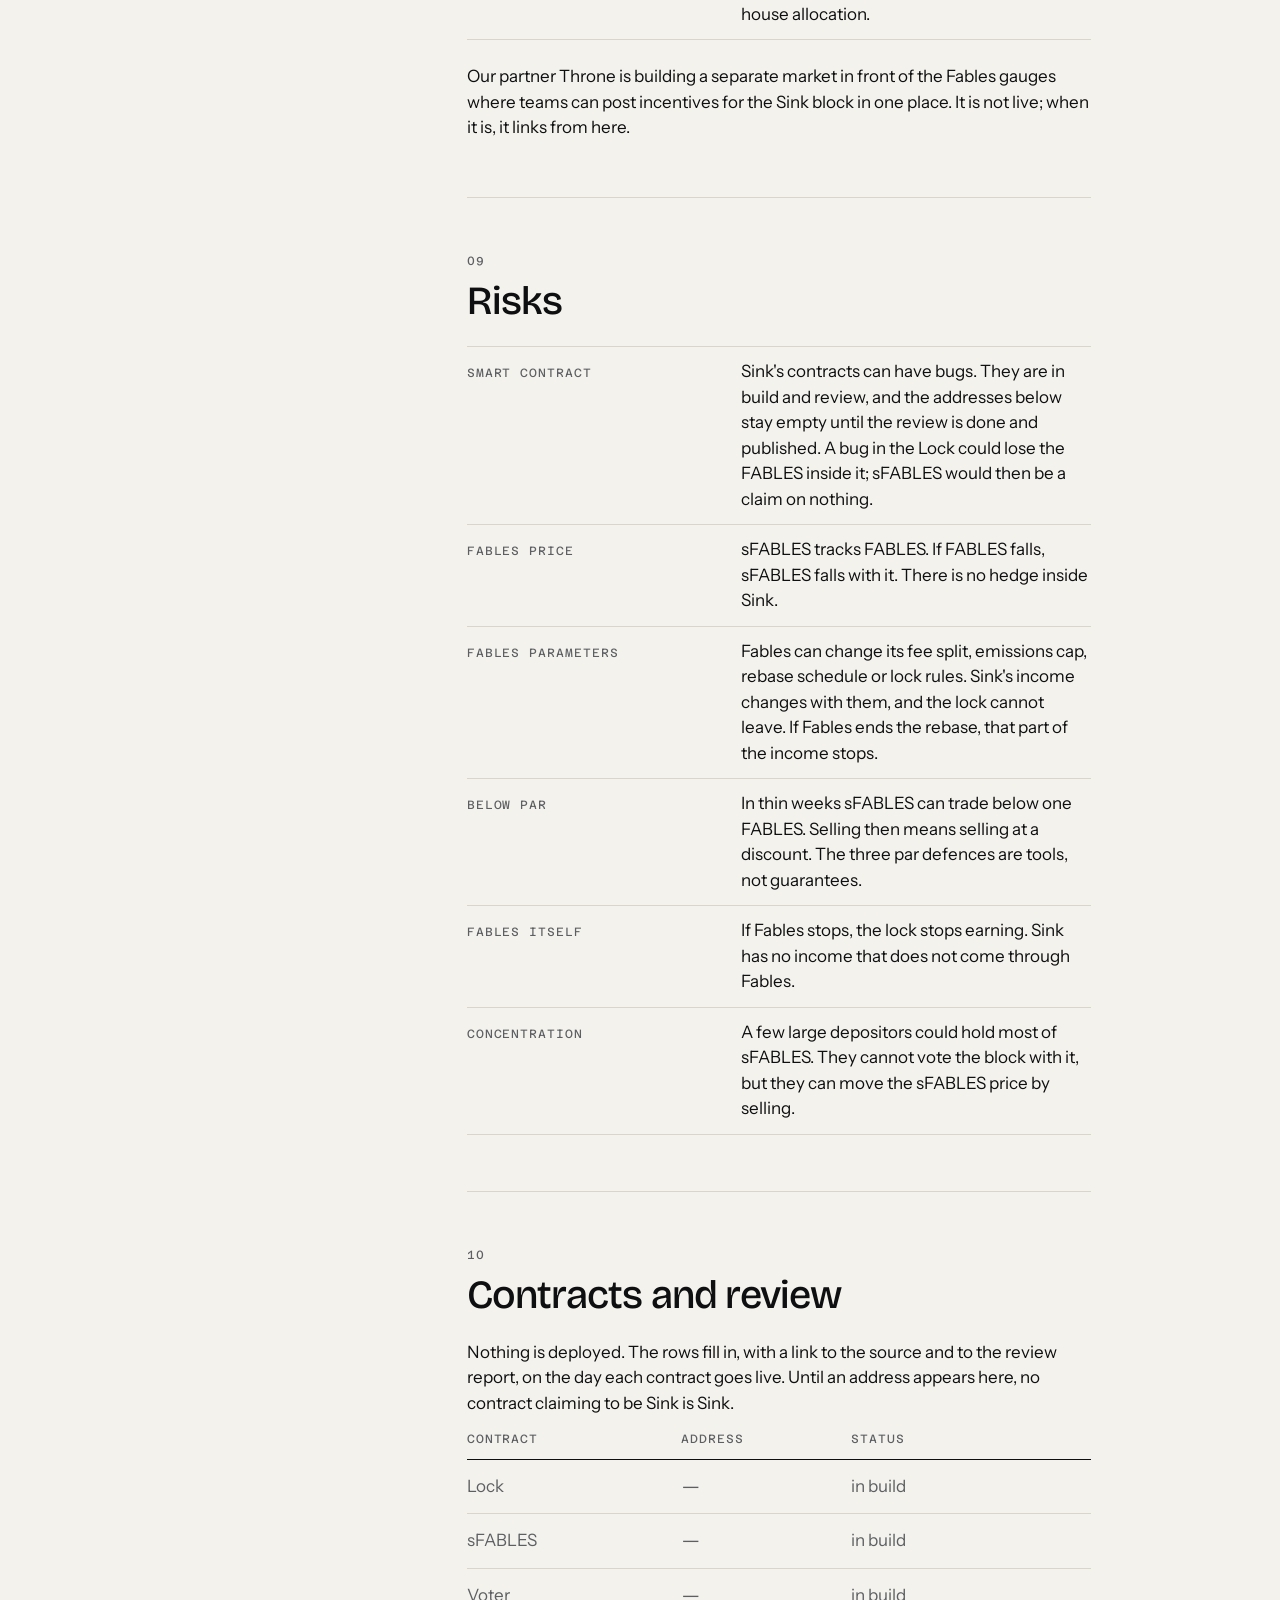
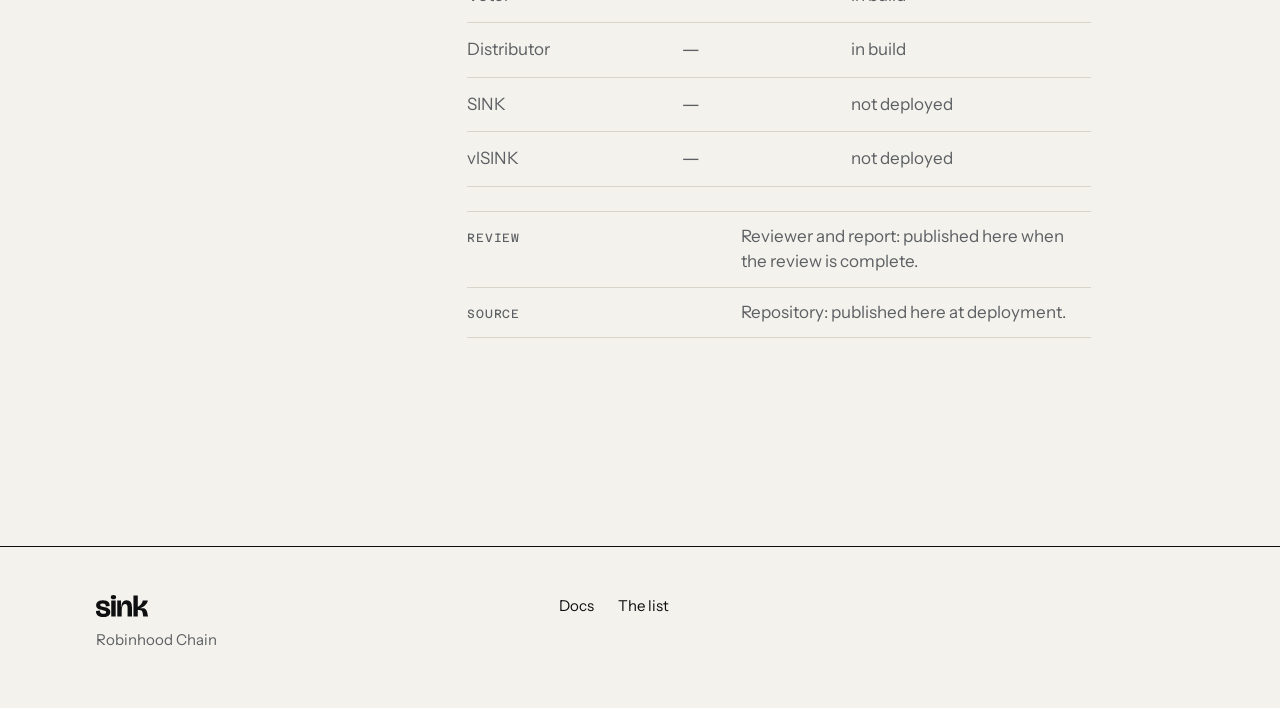
<file: docs.html>
<!doctype html>
<html lang="en">
<head>
<meta charset="utf-8">
<meta name="viewport" content="width=device-width, initial-scale=1">
<title>Docs · sink</title>
<meta name="description" content="How Sink works: Fables mechanics, the lock, sFABLES, SINK and vlSINK, the week, the cut, the risks, and what teams can do to get the block.">
<meta name="theme-color" content="#F4F2EC">
<link rel="icon" href="logo/favicon.svg" type="image/svg+xml">
<link rel="preconnect" href="https://fonts.googleapis.com">
<link rel="preconnect" href="https://fonts.gstatic.com" crossorigin>
<link rel="stylesheet" href="https://fonts.googleapis.com/css2?family=Azeret+Mono:wght@400;500&family=Bricolage+Grotesque:opsz,wght@12..96,500;12..96,700&family=Instrument+Sans:wght@400;500;600&display=swap">
<link rel="stylesheet" href="css/sink.css?v=3">
</head>
<body>

<div class="above">
  <div class="wrap">
    <header class="top">
      <a class="brand" href="./" aria-label="sink, home">
        <img class="mark" src="logo/mark-ink.svg" alt="">
        <img class="word" src="logo/wordmark-ink.svg" alt="sink">
      </a>
      <nav class="nav" aria-label="Main">
        <a href="docs.html" aria-current="page">Docs</a>
        <a href="./#list">The list</a>
        <a data-x href="#" rel="noopener" hidden>X</a>
      </nav>
    </header>
  </div>
  <div class="wrap above-body">
    <div class="grid"><h1 class="h1" style="grid-column: 1 / span 9">How Sink works</h1></div>
    <div class="grid"><p class="lead" style="grid-column: 1 / span 7">The mechanics of Fables, of Sink and of the two tokens.</p></div>
  </div>
</div>

<main class="wrap docs">
  <div class="grid">
    <nav class="index" aria-label="Contents">
      <span class="label">Contents</span>
      <ol>
        <li><a href="#fables"><span>01</span>Fables mechanics</a></li>
        <li><a href="#architecture"><span>02</span>Architecture</a></li>
        <li><a href="#sink"><span>03</span>Sink mechanics</a></li>
        <li><a href="#week"><span>04</span>The week</a></li>
        <li><a href="#sfables"><span>05</span>sFABLES</a></li>
        <li><a href="#vlsink"><span>06</span>SINK and vlSINK</a></li>
        <li><a href="#cut"><span>07</span>The platform cut</a></li>
        <li><a href="#teams"><span>08</span>For teams with a pool</a></li>
        <li><a href="#risks"><span>09</span>Risks</a></li>
        <li><a href="#contracts"><span>10</span>Contracts and review</a></li>
      </ol>
    </nav>

    <div class="content">

      <section id="fables">
        <span class="label">01</span>
        <h2 class="h2">Fables mechanics</h2>
        <p>Fables is the ve(3,3) DEX on Robinhood Chain, built on Uniswap v4. Its token is FABLES. Lock FABLES for two years at auto-max and the lock votes on which pools receive emissions. A vote is standing: it carries into every following week until the owner changes it, and changing it more than once in a week is penalised. A pool's weekly emissions are capped at 5x its previous week's staked-liquidity fees plus the voter incentives posted for it (the multiple is reviewed monthly by Fables).</p>
        <p>A voting lock receives, on the pools it votes:</p>
        <dl class="ledger" style="margin-bottom:24px">
          <div><dt>Swap fees, staked liquidity</dt><dd class="mono">100%</dd></div>
          <div><dt>Swap fees, unstaked liquidity</dt><dd class="mono">10%</dd></div>
          <div><dt>Incentives</dt><dd>Posted on those gauges, paid in whatever token was posted</dd></div>
          <div><dt>Rebase</dt><dd>FABLES added to locks that voted, at a rate that falls as more of the supply is locked</dd></div>
        </dl>
        <p>The lock is a veFABLES NFT. Auto-max keeps it at full weight until it is switched off. Locks with the same expiry can be merged. There is no vote delegation: only the owner of a lock can vote it. A lock that does not vote in a week earns nothing that week. Emissions to each pool are capped at twice the fees its staked liquidity earned the week before; incentives do not raise the cap.</p>
        <p>Locked means locked. The FABLES inside a veFABLES position cannot be sold.</p>
      </section>

      <section id="architecture">
        <span class="label">02</span>
        <h2 class="h2">Architecture</h2>
        <div class="diagram" aria-label="Diagram: deposits flow into the Lock, which mints sFABLES; the Voter casts the block into Fables; income flows through the Distributor to sFABLES holders and vlSINK">
          <svg viewBox="0 0 900 440" xmlns="http://www.w3.org/2000/svg" role="img">
            <!-- row 1 -->
            <rect class="box" x="20" y="30" width="170" height="76"/>
            <text class="tt" x="34" y="56">FABLES</text><text class="t2" x="34" y="76">or a veFABLES NFT</text>
            <rect class="box-c" x="280" y="30" width="250" height="76"/>
            <text class="tt" x="294" y="56">Lock</text>
            <text class="t2" x="294" y="76">one veFABLES, max, auto-max</text>
            <text class="t2" x="294" y="92">no function turns it off</text>
            <rect class="box" x="620" y="30" width="260" height="76"/>
            <text class="tt" x="634" y="56">sFABLES</text><text class="t2" x="634" y="76">1:1, liquid, transferable</text>
            <path class="ln-c" d="M190 68 H280"/><path class="ln-c" d="M274 64 L280 68 L274 72"/>
            <text class="t2" x="196" y="58">claim, extend</text><text class="t2" x="214" y="84">merge</text>
            <path class="ln-c" d="M530 68 H620"/><path class="ln-c" d="M614 64 L620 68 L614 72"/>
            <text class="t2" x="560" y="58">mint</text>
            <!-- row 2 -->
            <rect class="box" x="20" y="180" width="170" height="70"/>
            <text class="tt" x="34" y="206">Voting key</text><text class="t2" x="34" y="226">submits the tally</text>
            <text class="t2" x="34" y="240">nothing else</text>
            <rect class="box" x="280" y="180" width="250" height="70"/>
            <text class="tt" x="294" y="206">Voter</text>
            <text class="t2" x="294" y="226">vlSINK tally, then the</text>
            <text class="t2" x="294" y="240">house allocation, weekly</text>
            <rect class="box" x="620" y="180" width="260" height="70"/>
            <text class="tt" x="634" y="206">vlSINK</text><text class="t2" x="634" y="226">fixed term, no decay</text>
            <path class="ln-d" d="M190 215 H280"/>
            <path class="ln" d="M405 106 V180"/><path class="ln" d="M401 174 L405 180 L409 174"/>
            <text class="t2" x="413" y="148">votes the lock</text>
            <path class="ln" d="M620 215 H530"/><path class="ln" d="M536 211 L530 215 L536 219"/>
            <text class="t2" x="548" y="206">weights</text>
            <!-- row 3 -->
            <rect class="box" x="280" y="320" width="250" height="60"/>
            <text class="tt" x="294" y="344">Fables</text><text class="t2" x="294" y="364">gauges, fees, incentives</text>
            <path class="ln" d="M380 250 V320"/><path class="ln" d="M376 314 L380 320 L384 314"/>
            <text class="t2" x="388" y="290">block, Monday</text>
            <path class="ln" d="M440 320 V250"/><path class="ln" d="M436 256 L440 250 L444 256"/>
            <rect class="box-c" x="620" y="320" width="260" height="60"/>
            <text class="tt" x="634" y="344">Distributor</text><text class="t2" x="634" y="364">claims Wednesday, splits, pays</text>
            <path class="ln-c" d="M530 350 H620"/><path class="ln-c" d="M614 346 L620 350 L614 354"/>
            <text class="t2" x="552" y="342">income</text>
            <path class="ln-c" d="M660 320 V250"/><path class="ln-c" d="M656 256 L660 250 L664 256"/>
            <text class="t2" x="668" y="300">the cut</text>
            <path class="ln-c" d="M860 320 V106"/><path class="ln-c" d="M856 112 L860 106 L864 112"/>
            <text class="t2" x="742" y="272">the rest, weekly,</text><text class="t2" x="742" y="286">in the tokens earned</text>
            <text class="t2" x="20" y="420">The rebase is paid to the Lock. How it is handled is published before deposits open.</text>
          </svg>
        </div>
        <dl class="ledger">
          <div><dt>Lock</dt><dd>Holds the single veFABLES NFT. Accepts FABLES and NFTs, mints sFABLES. Has no function that shortens the lock or turns auto-max off.</dd></div>
          <div><dt>sFABLES</dt><dd>A plain ERC-20. One per FABLES inside the Lock at the time of deposit.</dd></div>
          <div><dt>Voter</dt><dd>Takes the vlSINK tally and the house allocation, and calls Fables' vote once a week from the Lock. The only account that can call it is the voting key.</dd></div>
          <div><dt>Distributor</dt><dd>Claims the week's fees, incentives and rebase; sends the published cut to vlSINK; pays the rest to sFABLES holders pro rata, in the tokens earned.</dd></div>
          <div><dt>SINK, vlSINK</dt><dd>SINK is an ERC-20. vlSINK is SINK locked for a fixed term, non-transferable, votes once per epoch, unlocks in full.</dd></div>
          <div><dt>Voting key</dt><dd>One hot key held by the team. It can submit a tally. It cannot move FABLES, sFABLES, SINK or income, and it cannot change the Lock.</dd></div>
        </dl>
      </section>

      <section id="sink">
        <span class="label">03</span>
        <h2 class="h2">Sink mechanics</h2>
        <p>Sink accepts FABLES, or a veFABLES NFT you already hold. Everything deposited is merged into one lock at the maximum, with auto-max on. You receive sFABLES, 1:1 on the FABLES inside.</p>
        <p>A deposited NFT goes through four steps, in this order:</p>
        <ol class="steps" style="margin-bottom:24px">
          <li>Claim any pending rebase on the NFT.</li>
          <li>Extend it to the maximum and switch auto-max on.</li>
          <li>Merge it into Sink's lock.</li>
          <li>Mint sFABLES 1:1 on the FABLES it held.</li>
        </ol>
        <p>A six-month lock is extended to auto-max on deposit and arrives with the 80% of the points allocation it claimed. A liquid claim can be deposited as FABLES like any other.</p>
        <p>Sink's lock never unlocks. The contract has no function that turns auto-max off. The only way out of a position is to sell sFABLES.</p>
      </section>

      <section id="week">
        <span class="label">04</span>
        <h2 class="h2">The week</h2>
        <p>Fables' epoch runs Tuesday to Tuesday. A Fables vote carries forward on its own; Sink re-votes the block once a week so it follows the fees and incentives rather than last month's pools. Sink's week is built around that.</p>
        <dl class="ledger">
          <div><dt>Tuesday</dt><dd>Fables epoch opens</dd></div>
          <div><dt>Tuesday to Sunday</dt><dd>vlSINK holders vote</dd></div>
          <div><dt>Sunday night</dt><dd>Weight that did not vote follows the house allocation: pools ranked by fees plus incentives per vote</dd></div>
          <div><dt>Monday</dt><dd>Sink casts the block, once</dd></div>
          <div><dt>Tuesday</dt><dd>Fables closes the week</dd></div>
          <div><dt>Wednesday</dt><dd>Payouts are claimable; the Distributor claims and pays them</dd></div>
        </dl>
      </section>

      <section id="sfables">
        <span class="label">05</span>
        <h2 class="h2">sFABLES</h2>
        <p>sFABLES is the receipt. It is liquid and transferable. Each sFABLES stands for one FABLES inside Sink's lock at the time it was minted. The rebase the lock earns each week is paid to the lock; whether it compounds inside the lock or is paid out to sFABLES holders is a decision published before deposits open.</p>
        <p>The income the block earns comes to sFABLES holders every week, in the tokens it was earned in, net of the platform cut. sFABLES does not vote.</p>
        <p>sFABLES can trade below one FABLES, most likely in weeks with thin liquidity. Three things push it back toward par: a pool Sink seeds and defends, SINK paid directly to the liquidity providers of that pool, and the treasury buying under par out of its cut.</p>
      </section>

      <section id="vlsink">
        <span class="label">06</span>
        <h2 class="h2">SINK and vlSINK</h2>
        <p>SINK is the second token. Liquid SINK earns nothing and votes on nothing.</p>
        <p>Lock SINK for a fixed term and it becomes vlSINK. vlSINK votes once per epoch on where the block goes, and receives the platform cut. It does not decay: its weight is the same on the last day of the term as on the first. At the end of the term it unlocks in full.</p>
        <p>The team holds a voting key. It submits the tally of vlSINK votes and the house allocation to Fables. It cannot move tokens and cannot change the lock.</p>
        <dl class="ledger">
          <div><dt>Term length</dt><dd class="mono muted">to be published</dd></div>
          <div><dt>Supply and allocation</dt><dd class="mono muted">to be published</dd></div>
        </dl>
      </section>

      <section id="cut">
        <span class="label">07</span>
        <h2 class="h2">The platform cut</h2>
        <p>A fixed share of what the block earns goes to vlSINK lockers, the treasury that defends the sFABLES pool, and the agent that claims each week. The rest goes to sFABLES holders. The number is fixed before deposits open and does not move afterwards without a vlSINK vote.</p>
        <dl class="ledger">
          <div><dt>Cut, total</dt><dd class="mono muted">to be published</dd></div>
          <div><dt>Of which vlSINK</dt><dd class="mono muted">to be published</dd></div>
          <div><dt>Of which treasury and agent</dt><dd class="mono muted">to be published</dd></div>
        </dl>
      </section>

      <section id="teams">
        <span class="label">08</span>
        <h2 class="h2">For teams with a pool on Fables</h2>
        <p>Sink votes as one block. If your pool is on Fables, two things move that block toward it, and both are things you control.</p>
        <dl class="ledger" style="margin-bottom:24px">
          <div><dt>Post incentives</dt><dd>Post a token on your gauge for the epoch. Fables pays it to the voters who voted your pool. The house allocation ranks pools by fees plus incentives per vote, so a posted incentive raises your rank for every vlSINK holder who did not direct their weight.</dd></div>
          <div><dt>Keep staked liquidity in it</dt><dd>Voters receive 100% of swap fees from staked liquidity and only 10% from unstaked. A pool whose liquidity is staked pays its voters ten times more per dollar of volume, and Fables' emissions cap is set from staked fees too.</dd></div>
          <div><dt>Hold vlSINK</dt><dd>vlSINK votes directly on where the block goes. A team that locks SINK steers its own share of the block every week without posting anything.</dd></div>
          <div><dt>What does not work</dt><dd>Sink does not sell votes, does not take side payments, and does not hard-code any pool. Everything goes through the tally or the house allocation.</dd></div>
        </dl>
        <p>Our partner Throne is building a separate market in front of the Fables gauges where teams can post incentives for the Sink block in one place. It is not live; when it is, it links from here.</p>
      </section>

      <section id="risks">
        <span class="label">09</span>
        <h2 class="h2">Risks</h2>
        <dl class="ledger">
          <div><dt>Smart contract</dt><dd>Sink's contracts can have bugs. They are in build and review, and the addresses below stay empty until the review is done and published. A bug in the Lock could lose the FABLES inside it; sFABLES would then be a claim on nothing.</dd></div>
          <div><dt>FABLES price</dt><dd>sFABLES tracks FABLES. If FABLES falls, sFABLES falls with it. There is no hedge inside Sink.</dd></div>
          <div><dt>Fables parameters</dt><dd>Fables can change its fee split, emissions cap, rebase schedule or lock rules. Sink's income changes with them, and the lock cannot leave. If Fables ends the rebase, that part of the income stops.</dd></div>
          <div><dt>Below par</dt><dd>In thin weeks sFABLES can trade below one FABLES. Selling then means selling at a discount. The three par defences are tools, not guarantees.</dd></div>
          <div><dt>Fables itself</dt><dd>If Fables stops, the lock stops earning. Sink has no income that does not come through Fables.</dd></div>
          <div><dt>Concentration</dt><dd>A few large depositors could hold most of sFABLES. They cannot vote the block with it, but they can move the sFABLES price by selling.</dd></div>
        </dl>
      </section>

      <section id="contracts">
        <span class="label">10</span>
        <h2 class="h2">Contracts and review</h2>
        <p>Nothing is deployed. The rows fill in, with a link to the source and to the review report, on the day each contract goes live. Until an address appears here, no contract claiming to be Sink is Sink.</p>
        <div class="scroll-x">
          <table class="t">
            <thead><tr><th>Contract</th><th>Address</th><th>Status</th></tr></thead>
            <tbody>
              <tr class="ghost"><td>Lock</td><td class="mono">&mdash;</td><td>in build</td></tr>
              <tr class="ghost"><td>sFABLES</td><td class="mono">&mdash;</td><td>in build</td></tr>
              <tr class="ghost"><td>Voter</td><td class="mono">&mdash;</td><td>in build</td></tr>
              <tr class="ghost"><td>Distributor</td><td class="mono">&mdash;</td><td>in build</td></tr>
              <tr class="ghost"><td>SINK</td><td class="mono">&mdash;</td><td>not deployed</td></tr>
              <tr class="ghost"><td>vlSINK</td><td class="mono">&mdash;</td><td>not deployed</td></tr>
            </tbody>
          </table>
        </div>
        <dl class="ledger" style="margin-top:24px">
          <div><dt>Review</dt><dd class="muted">Reviewer and report: published here when the review is complete.</dd></div>
          <div><dt>Source</dt><dd class="muted">Repository: published here at deployment.</dd></div>
        </dl>
      </section>

    </div>
  </div>
</main>

<footer class="wrap foot">
  <div class="grid">
    <div class="a"><img class="word" src="logo/wordmark-ink.svg" alt="sink"><span class="muted" style="font-size:15px">Robinhood Chain</span></div>
    <nav class="b" aria-label="Footer"><a href="docs.html">Docs</a><a href="./#list">The list</a><a data-x href="#" rel="noopener" hidden>X</a></nav>
    
  </div>
</footer>

<script src="js/config.js?v=3"></script>
<script src="js/sink.js?v=4"></script>
</body>
</html>
</file>
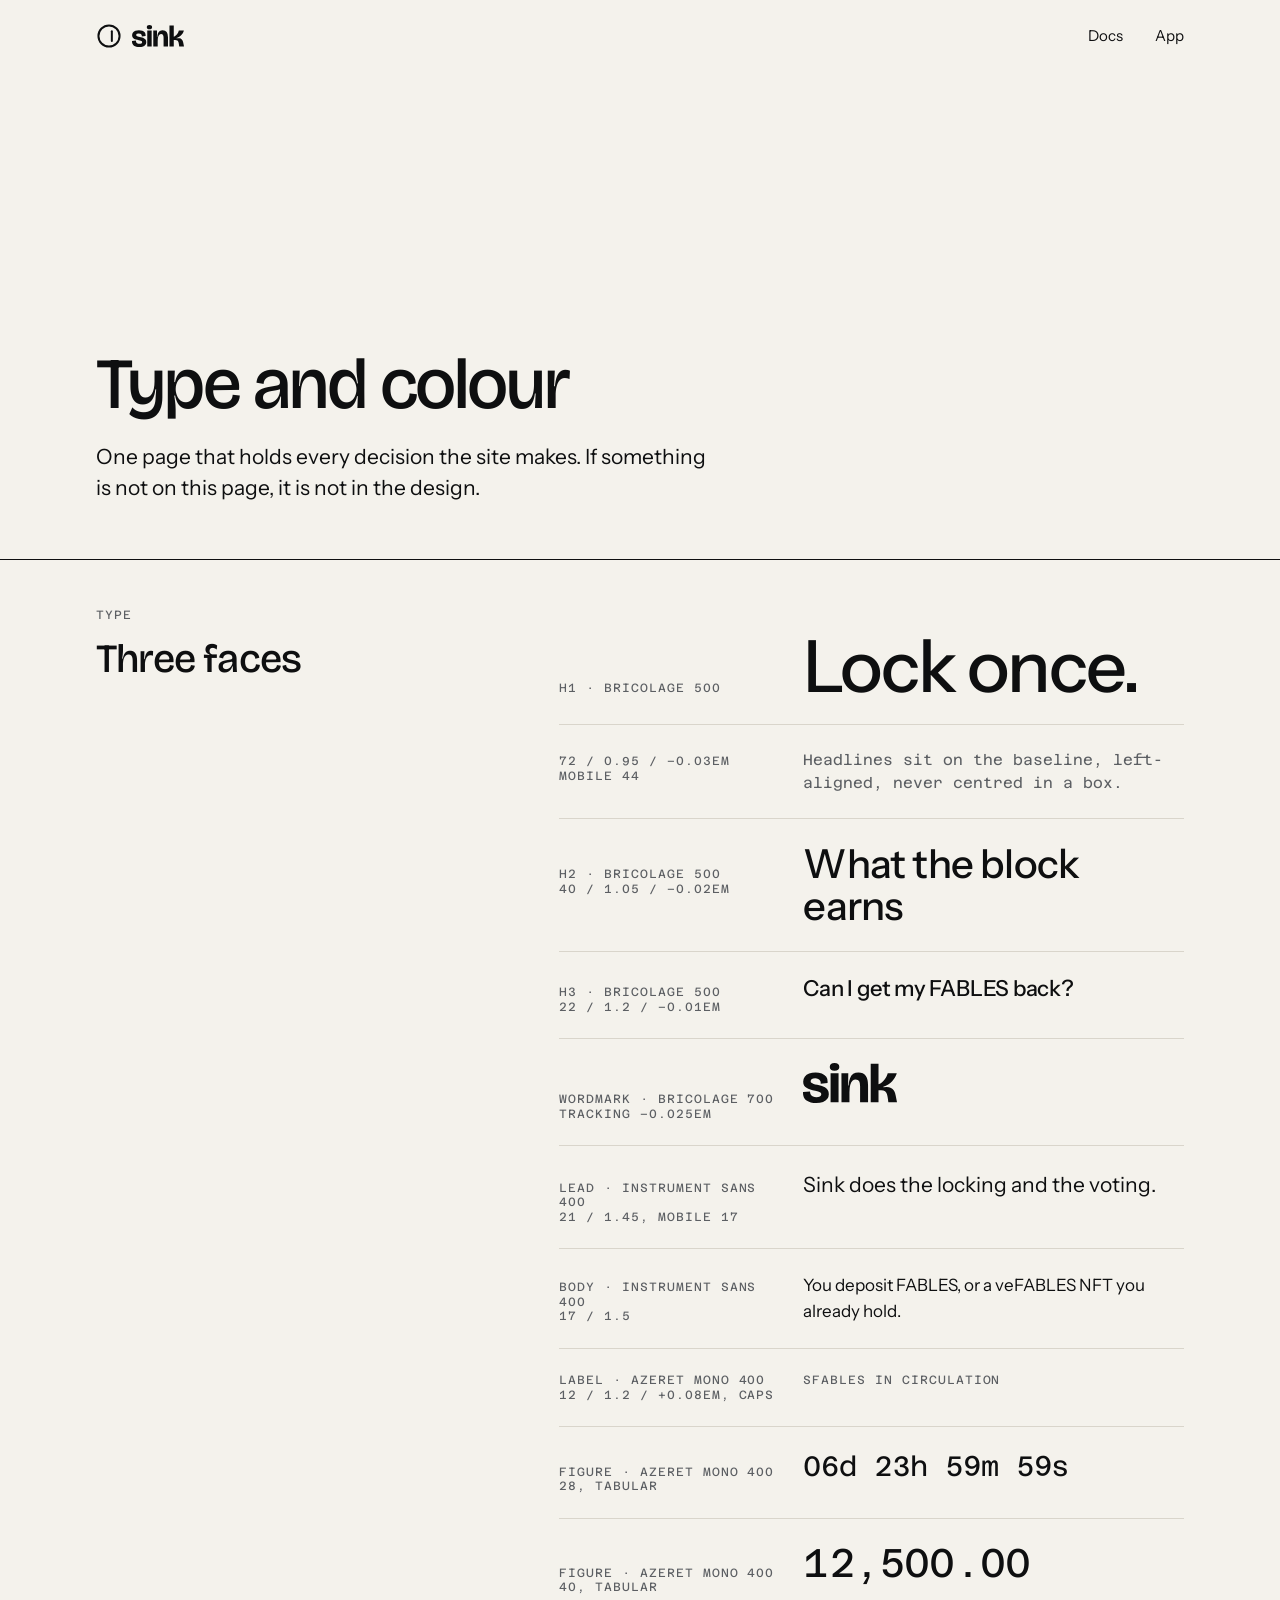
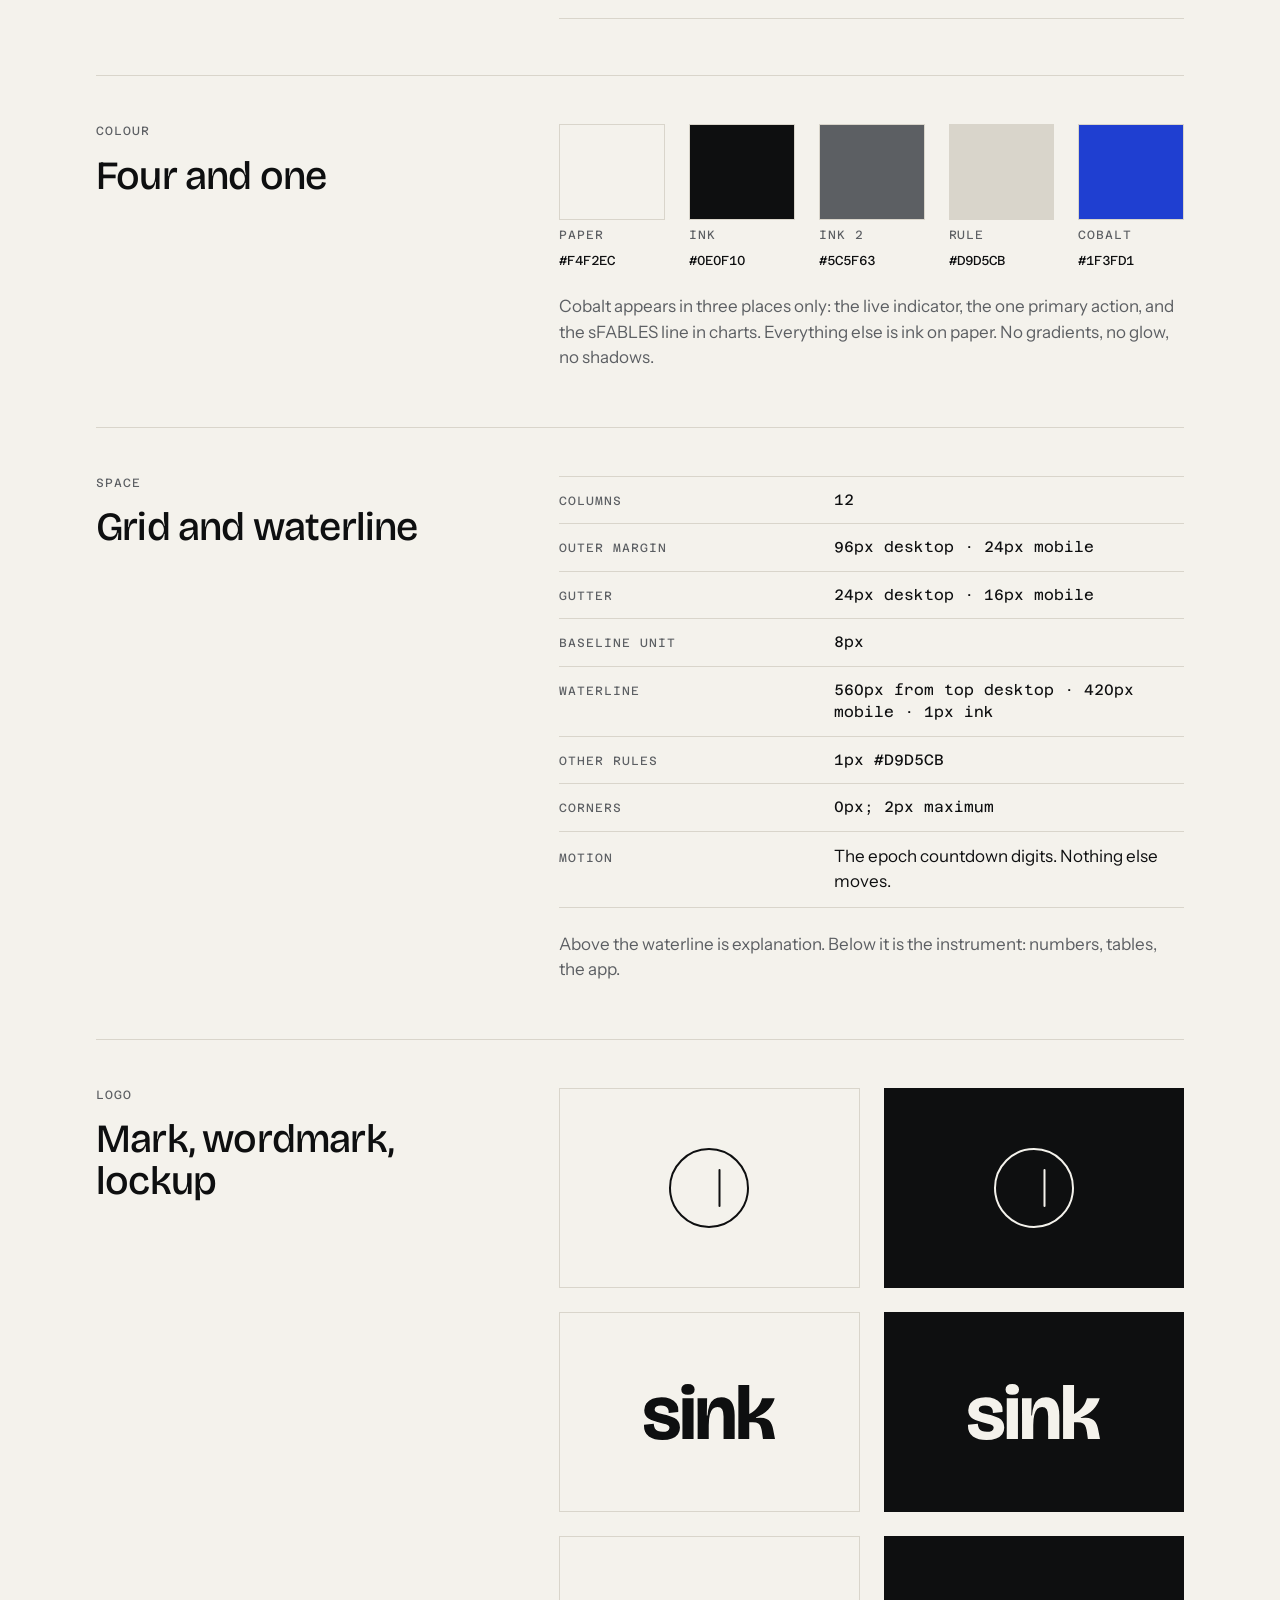
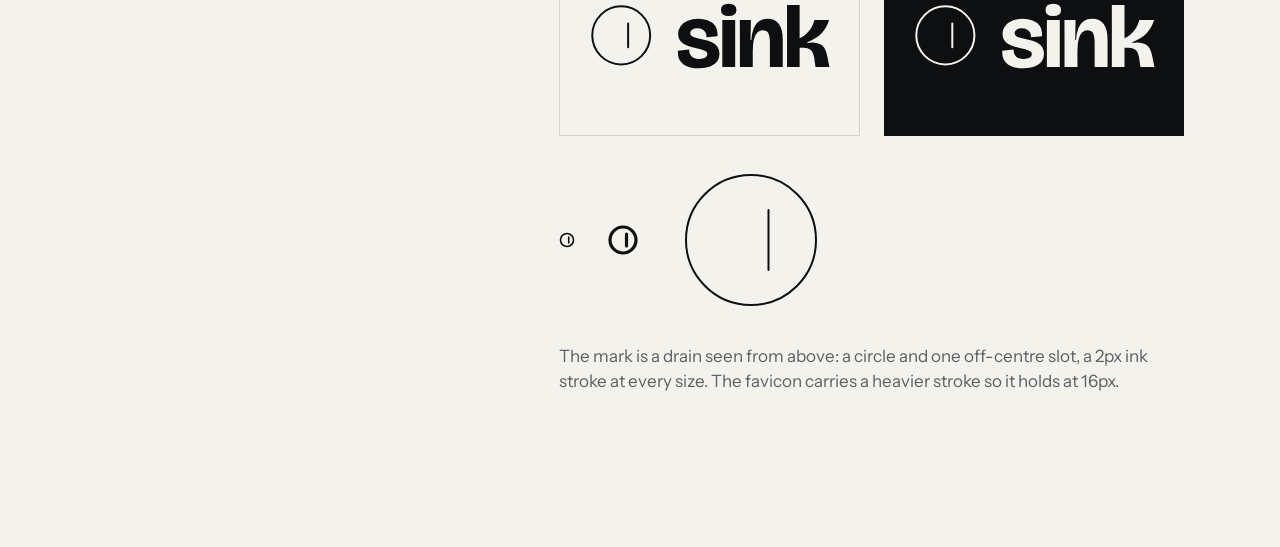
<file: spec.html>
<!doctype html>
<html lang="en">
<head>
<meta charset="utf-8">
<meta name="viewport" content="width=device-width, initial-scale=1">
<title>sink · Type and colour</title>
<meta name="robots" content="noindex">
<link rel="icon" href="logo/favicon.svg" type="image/svg+xml">
<link rel="preconnect" href="https://fonts.googleapis.com">
<link rel="preconnect" href="https://fonts.gstatic.com" crossorigin>
<link rel="stylesheet" href="https://fonts.googleapis.com/css2?family=Azeret+Mono:wght@400;500&family=Bricolage+Grotesque:opsz,wght@12..96,500;12..96,700&family=Instrument+Sans:wght@400;500;600&display=swap">
<link rel="stylesheet" href="css/sink.css">
</head>
<body>

<div class="above">
  <div class="wrap">
    <header class="top">
      <a class="brand" href="./" aria-label="sink, home">
        <img class="mark" src="logo/mark-ink.svg" alt="">
        <img class="word" src="logo/wordmark-ink.svg" alt="sink">
      </a>
      <nav class="nav" aria-label="Main"><a href="docs.html">Docs</a><a href="app/">App</a></nav>
    </header>
  </div>
  <div class="wrap above-body">
    <div class="grid"><h1 class="h1" style="grid-column: 1 / span 9">Type and colour</h1></div>
    <div class="grid"><p class="lead" style="grid-column: 1 / span 7">One page that holds every decision the site makes. If something is not on this page, it is not in the design.</p></div>
  </div>
</div>

<main class="wrap" style="padding-bottom:96px">

  <section class="split">
    <div class="grid">
      <div class="head"><span class="label">Type</span><h2 class="h2">Three faces</h2></div>
      <div class="body">
        <div class="spec-row"><span class="label">h1 · Bricolage 500</span><span class="h1">Lock once.</span></div>
        <div class="spec-row"><span class="label">72 / 0.95 / &minus;0.03em<br>mobile 44</span><span class="muted mono" style="font-size:15px">Headlines sit on the baseline, left-aligned, never centred in a box.</span></div>
        <div class="spec-row"><span class="label">h2 · Bricolage 500<br>40 / 1.05 / &minus;0.02em</span><span class="h2">What the block earns</span></div>
        <div class="spec-row"><span class="label">h3 · Bricolage 500<br>22 / 1.2 / &minus;0.01em</span><span class="h3">Can I get my FABLES back?</span></div>
        <div class="spec-row"><span class="label">Wordmark · Bricolage 700<br>tracking &minus;0.025em</span><img src="logo/wordmark-ink.svg" alt="sink" style="height:40px"></div>
        <div class="spec-row"><span class="label">Lead · Instrument Sans 400<br>21 / 1.45, mobile 17</span><p class="lead" style="margin:0">Sink does the locking and the voting.</p></div>
        <div class="spec-row"><span class="label">Body · Instrument Sans 400<br>17 / 1.5</span><p style="margin:0">You deposit FABLES, or a veFABLES NFT you already hold.</p></div>
        <div class="spec-row"><span class="label">Label · Azeret Mono 400<br>12 / 1.2 / +0.08em, caps</span><span class="label">sFABLES in circulation</span></div>
        <div class="spec-row"><span class="label">Figure · Azeret Mono 400<br>28, tabular</span><span class="fig">06d 23h 59m 59s</span></div>
        <div class="spec-row"><span class="label">Figure · Azeret Mono 400<br>40, tabular</span><span class="fig-xl">12,500.00</span></div>
      </div>
    </div>
  </section>

  <section class="split">
    <div class="grid">
      <div class="head"><span class="label">Colour</span><h2 class="h2">Four and one</h2></div>
      <div class="body">
        <div class="grid" style="grid-template-columns: repeat(5, minmax(0,1fr))">
          <div class="swatch"><div class="chipc" style="background:#F4F2EC"></div><span class="label">Paper</span><span class="mono" style="font-size:13px">#F4F2EC</span></div>
          <div class="swatch"><div class="chipc" style="background:#0E0F10"></div><span class="label">Ink</span><span class="mono" style="font-size:13px">#0E0F10</span></div>
          <div class="swatch"><div class="chipc" style="background:#5C5F63"></div><span class="label">Ink 2</span><span class="mono" style="font-size:13px">#5C5F63</span></div>
          <div class="swatch"><div class="chipc" style="background:#D9D5CB"></div><span class="label">Rule</span><span class="mono" style="font-size:13px">#D9D5CB</span></div>
          <div class="swatch"><div class="chipc" style="background:#1F3FD1"></div><span class="label">Cobalt</span><span class="mono" style="font-size:13px">#1F3FD1</span></div>
        </div>
        <p class="muted" style="margin-top:24px">Cobalt appears in three places only: the live indicator, the one primary action, and the sFABLES line in charts. Everything else is ink on paper. No gradients, no glow, no shadows.</p>
      </div>
    </div>
  </section>

  <section class="split">
    <div class="grid">
      <div class="head"><span class="label">Space</span><h2 class="h2">Grid and waterline</h2></div>
      <div class="body">
        <dl class="ledger" style="margin-top:0">
          <div><dt>Columns</dt><dd class="mono">12</dd></div>
          <div><dt>Outer margin</dt><dd class="mono">96px desktop &middot; 24px mobile</dd></div>
          <div><dt>Gutter</dt><dd class="mono">24px desktop &middot; 16px mobile</dd></div>
          <div><dt>Baseline unit</dt><dd class="mono">8px</dd></div>
          <div><dt>Waterline</dt><dd class="mono">560px from top desktop &middot; 420px mobile &middot; 1px ink</dd></div>
          <div><dt>Other rules</dt><dd class="mono">1px #D9D5CB</dd></div>
          <div><dt>Corners</dt><dd class="mono">0px; 2px maximum</dd></div>
          <div><dt>Motion</dt><dd>The epoch countdown digits. Nothing else moves.</dd></div>
        </dl>
        <p class="muted" style="margin-top:24px">Above the waterline is explanation. Below it is the instrument: numbers, tables, the app.</p>
      </div>
    </div>
  </section>

  <section class="split" style="border-bottom:none">
    <div class="grid">
      <div class="head"><span class="label">Logo</span><h2 class="h2">Mark, wordmark, lockup</h2></div>
      <div class="body">
        <div class="grid" style="grid-template-columns: repeat(2, minmax(0,1fr)); row-gap: 24px">
          <div class="logo-tile"><img src="logo/mark-ink.svg" alt="sink mark" style="width:96px;height:96px"></div>
          <div class="logo-tile ink"><img src="logo/mark-paper.svg" alt="sink mark" style="width:96px;height:96px"></div>
          <div class="logo-tile"><img src="logo/wordmark-ink.svg" alt="sink" style="height:56px"></div>
          <div class="logo-tile ink"><img src="logo/wordmark-paper.svg" alt="sink" style="height:56px"></div>
          <div class="logo-tile"><img src="logo/lockup-ink-on-paper.svg" alt="sink" style="height:72px"></div>
          <div class="logo-tile ink"><img src="logo/lockup-paper-on-ink.svg" alt="sink" style="height:72px"></div>
        </div>
        <div style="display:flex; gap:32px; align-items:center; margin-top:24px">
          <img src="logo/favicon.svg" alt="favicon at 16px" style="width:16px;height:16px">
          <img src="logo/favicon.svg" alt="favicon at 32px" style="width:32px;height:32px">
          <img src="logo/mark-ink.svg" alt="mark at 160px" style="width:160px;height:160px">
        </div>
        <p class="muted" style="margin-top:24px">The mark is a drain seen from above: a circle and one off-centre slot, a 2px ink stroke at every size. The favicon carries a heavier stroke so it holds at 16px.</p>
      </div>
    </div>
  </section>

</main>
</body>
</html>
</file>
<file: css/sink.css>
/* sink.fi · one stylesheet for site, docs and app */

:root {
  --paper: #F4F2EC;
  --ink: #0E0F10;
  --ink-2: #5C5F63;
  --rule: #D9D5CB;
  --cobalt: #1F3FD1;

  --display: "Bricolage Grotesque", Georgia, serif;
  --text: "Instrument Sans", Helvetica, Arial, sans-serif;
  --mono: "Azeret Mono", "Courier New", monospace;

  --margin: 96px;
  --gutter: 24px;
  --waterline: 560px;
  --u: 8px;
}

@media (max-width: 760px) {
  :root { --margin: 24px; --gutter: 16px; --waterline: 420px; }
}

* { box-sizing: border-box; }
html { -webkit-text-size-adjust: 100%; }
body {
  margin: 0;
  background: var(--paper);
  color: var(--ink);
  font: 400 17px/1.5 var(--text);
  font-kerning: normal;
  text-rendering: optimizeLegibility;
}
a { color: inherit; text-decoration: none; }
a:hover { text-decoration: underline; text-underline-offset: 3px; text-decoration-thickness: 1px; }
::selection { background: var(--ink); color: var(--paper); }
:focus-visible { outline: 1px solid var(--cobalt); outline-offset: 3px; }

/* ---------- type ---------- */
h1, h2, h3 { margin: 0; font-family: var(--display); font-optical-sizing: auto; }
.h1 { font-size: 72px; line-height: 0.95; letter-spacing: -0.03em; font-weight: 500; }
.h2 { font-size: 40px; line-height: 1.05; letter-spacing: -0.02em; font-weight: 500; }
.h3 { font-size: 22px; line-height: 1.2; letter-spacing: -0.01em; font-weight: 500; }
.lead { font-size: 21px; line-height: 1.45; max-width: 34em; margin: 0; }
p { margin: 0 0 16px; }
p:last-child { margin-bottom: 0; }
.muted { color: var(--ink-2); }

.label {
  font: 400 12px/1.2 var(--mono);
  letter-spacing: 0.08em;
  text-transform: uppercase;
  color: var(--ink-2);
}
.mono { font-family: var(--mono); font-variant-numeric: tabular-nums; }
.fig { font: 400 28px/1.1 var(--mono); font-variant-numeric: tabular-nums; letter-spacing: -0.01em; }
.fig-xl { font: 400 40px/1 var(--mono); font-variant-numeric: tabular-nums; letter-spacing: -0.02em; }
.fig .muted, .fig-xl .muted { color: var(--ink-2); }

@media (max-width: 760px) {
  .h1 { font-size: 44px; }
  .h2 { font-size: 30px; }
  .lead { font-size: 17px; line-height: 1.5; }
  .fig { font-size: 22px; }
  .fig-xl { font-size: 32px; }
}

/* ---------- grid ---------- */
.wrap { padding: 0 var(--margin); }
.grid { display: grid; grid-template-columns: repeat(12, minmax(0, 1fr)); column-gap: var(--gutter); }

/* ---------- the waterline ---------- */
.above {
  height: var(--waterline);
  display: flex;
  flex-direction: column;
  border-bottom: 1px solid var(--ink);
}
.above-body {
  flex: 1;
  display: flex;
  flex-direction: column;
  justify-content: flex-end;
  padding-bottom: 56px;
  gap: 24px;
}
@media (max-width: 760px) { .above-body { padding-bottom: 32px; gap: 16px; } }

/* ---------- header ---------- */
.top {
  height: 72px;
  display: flex;
  align-items: center;
  justify-content: space-between;
  gap: 24px;
}
.brand { display: inline-flex; align-items: center; gap: 10px; }
.brand:hover { text-decoration: none; }
.brand img.mark { width: 26px; height: 26px; display: block; }
.brand img.word { height: 22px; width: auto; display: block; }
.nav { display: flex; gap: 32px; font-size: 15px; }
.nav a[aria-current="page"] { text-decoration: underline; text-underline-offset: 6px; text-decoration-thickness: 1px; }
@media (max-width: 760px) {
  .top { height: 64px; }
  .nav { gap: 20px; font-size: 14px; }
}

/* ---------- facts row (below the waterline) ---------- */
.facts {
  display: grid;
  grid-template-columns: 0.8fr 1.5fr 1fr 1fr 1fr;
  column-gap: var(--gutter);
  padding: 32px 0 40px;
  border-bottom: 1px solid var(--rule);
}
.facts > div { display: flex; flex-direction: column; gap: 12px; min-width: 0; }
.facts .fig { white-space: nowrap; }
@media (max-width: 1100px) { .facts .fig { font-size: 22px; } }
@media (max-width: 760px) {
  .facts { grid-template-columns: 1fr 1fr; row-gap: 24px; padding: 24px 0 32px; }
  .facts > div:nth-child(2) { grid-column: span 2; order: -1; }
}
.facts .sub { font-size: 12px; line-height: 1.2; color: var(--ink-2); letter-spacing: 0.02em; min-height: 14px; }
.facts-2 { grid-template-columns: repeat(5, minmax(0, 1fr)); }
@media (max-width: 1100px) { .facts-2 { grid-template-columns: repeat(3, minmax(0, 1fr)); row-gap: 28px; } }
@media (max-width: 760px) {
  .facts-2 { grid-template-columns: 1fr 1fr; }
  .facts-2 > div:nth-child(2) { grid-column: span 1; order: 0; }
}

/* the list form */
.join { display: grid; grid-template-columns: 1fr 1fr; gap: 24px; max-width: 720px; }
.join label { display: flex; flex-direction: column; gap: 10px; }
.join input {
  height: 48px; border: 1px solid var(--ink); background: transparent; padding: 0 12px;
  font: 400 17px/1 var(--mono); color: var(--ink); border-radius: 0; width: 100%;
}
.join input::placeholder { color: var(--rule); }
.join button { grid-column: 1 / -1; justify-self: start; }
.join .note { grid-column: 1 / -1; margin: 0; }
@media (max-width: 760px) { .join { grid-template-columns: 1fr; gap: 16px; } }

.t td.k { font: 400 12px/1.4 var(--mono); letter-spacing: 0.08em; text-transform: uppercase; color: var(--ink-2); white-space: nowrap; }

/* architecture diagram (docs) */
.diagram { border-top: 1px solid var(--ink); padding-top: 24px; margin: 8px 0 24px; }
.diagram svg { display: block; width: 100%; height: auto; font-family: var(--mono); }
.diagram .box { fill: none; stroke: var(--ink); stroke-width: 1; }
.diagram .box-c { fill: none; stroke: var(--cobalt); stroke-width: 1.5; }
.diagram .ln { stroke: var(--ink); stroke-width: 1; fill: none; }
.diagram .ln-c { stroke: var(--cobalt); stroke-width: 1.5; fill: none; }
.diagram .ln-d { stroke: var(--ink-2); stroke-width: 1; fill: none; stroke-dasharray: 3 3; }
.diagram text { fill: var(--ink); font-size: 12px; }
.diagram .t2 { fill: var(--ink-2); font-size: 11px; }
.diagram .tt { font-family: var(--text); font-size: 14px; font-weight: 600; }

.live-dot {
  display: inline-block; width: 7px; height: 7px; background: var(--cobalt);
  vertical-align: 0.15em; margin-right: 8px;
}

/* ---------- split sections ---------- */
.split { padding: 48px 0 56px; border-bottom: 1px solid var(--rule); }
.split > .grid > .head { grid-column: 1 / span 4; }
.split > .grid > .body { grid-column: 6 / span 7; }
.split .head .label { display: block; margin-bottom: 16px; }
@media (max-width: 760px) {
  .split { padding: 32px 0 40px; }
  .split > .grid > .head, .split > .grid > .body { grid-column: 1 / -1; }
  .split > .grid > .head { margin-bottom: 24px; }
}

/* ledger rows */
.ledger { margin: 24px 0 0; border-top: 1px solid var(--rule); }
.ledger > div {
  display: grid; grid-template-columns: minmax(0, 5fr) minmax(0, 7fr); gap: var(--gutter);
  padding: 12px 0; border-bottom: 1px solid var(--rule); align-items: baseline;
}
.ledger dt { font: 400 12px/1.4 var(--mono); letter-spacing: 0.08em; text-transform: uppercase; color: var(--ink-2); }
.ledger dd { margin: 0; }
.ledger dd.mono { font-size: 15px; }
@media (max-width: 760px) { .ledger > div { grid-template-columns: 1fr; gap: 4px; } }

/* ---------- the week ---------- */
.week { display: grid; grid-template-columns: repeat(6, minmax(0, 1fr)); margin-top: 8px; }
.week > div { position: relative; padding: 24px 16px 0 0; border-top: 1px solid var(--ink); }
.week > div::before {
  content: ""; position: absolute; left: 0; top: -8px; width: 1px; height: 16px; background: var(--ink);
}
.week .day { font: 400 15px/1.2 var(--mono); display: block; margin-bottom: 8px; }
.week .what { font-size: 15px; line-height: 1.4; color: var(--ink-2); }
@media (max-width: 760px) {
  .week { grid-template-columns: 1fr; border-left: 1px solid var(--ink); margin-left: 4px; }
  .week > div { border-top: none; padding: 0 0 20px 20px; }
  .week > div::before { left: -8px; top: 9px; width: 16px; height: 1px; }
}

/* ---------- tables ---------- */
table.t { width: 100%; border-collapse: collapse; font-variant-numeric: tabular-nums; }
.t th {
  text-align: left; font: 400 12px/1.2 var(--mono); letter-spacing: 0.08em; text-transform: uppercase;
  color: var(--ink-2); padding: 0 16px 12px 0; border-bottom: 1px solid var(--ink); white-space: nowrap;
}
.t td { padding: 14px 16px 14px 0; border-bottom: 1px solid var(--rule); vertical-align: baseline; }
.t td.mono, .t td.num { font-family: var(--mono); font-size: 15px; }
.t .num { text-align: right; }
.t th.num { text-align: right; }
.t tr.ghost td { color: var(--ink-2); }
.t td.empty { color: var(--ink-2); font: 400 15px/1.4 var(--mono); padding: 20px 0; }
.scroll-x { overflow-x: auto; -webkit-overflow-scrolling: touch; }
.scroll-x table { min-width: 640px; }

/* ---------- faq ---------- */
.faq { border-top: 1px solid var(--rule); }
.faq > div { padding: 24px 0; border-bottom: 1px solid var(--rule); }
.faq h3 { margin-bottom: 8px; }
.faq .grid > h3 { grid-column: 1 / span 5; }
.faq .grid > p { grid-column: 6 / span 7; margin: 0; }
@media (max-width: 760px) { .faq .grid > h3, .faq .grid > p { grid-column: 1 / -1; } }

/* ---------- buttons ---------- */
.btn {
  display: inline-flex; align-items: center; justify-content: center; gap: 8px;
  height: 48px; padding: 0 20px; border: 1px solid var(--ink); border-radius: 0;
  background: transparent; color: var(--ink); font: 500 15px/1 var(--text); cursor: pointer;
}
.btn:hover { background: var(--ink); color: var(--paper); text-decoration: none; }
.btn-primary { background: var(--cobalt); border-color: var(--cobalt); color: var(--paper); }
.btn-primary:hover { background: var(--ink); border-color: var(--ink); }
.btn[disabled], .btn[aria-disabled="true"] { opacity: 0.4; cursor: not-allowed; }
.btn[disabled]:hover, .btn[aria-disabled="true"]:hover {
  background: inherit; color: inherit;
}
.btn-primary[disabled]:hover { background: var(--cobalt); border-color: var(--cobalt); color: var(--paper); }
.btn-sm { height: 36px; padding: 0 14px; font-size: 14px; }
.btn-block { width: 100%; }

/* ---------- footer ---------- */
.foot { padding-top: 48px; padding-bottom: 56px; border-top: 1px solid var(--ink); }
.foot .grid > .a { grid-column: 1 / span 4; display: flex; flex-direction: column; align-items: flex-start; gap: 12px; }
.foot .grid > .b { grid-column: 6 / span 3; display: flex; gap: 24px; font-size: 15px; }
.foot .grid > .c { grid-column: 9 / span 4; color: var(--ink-2); font-size: 15px; }
.foot img.word { height: 22px; width: auto; }
@media (max-width: 760px) {
  .foot .grid > .a, .foot .grid > .b, .foot .grid > .c { grid-column: 1 / -1; margin-bottom: 24px; }
}

/* ---------- docs ---------- */
.docs { padding-top: 48px; padding-bottom: 96px; }
.docs .index { grid-column: 1 / span 3; position: sticky; top: 24px; align-self: start; }
.docs .index ol { list-style: none; margin: 16px 0 0; padding: 0; border-top: 1px solid var(--rule); }
.docs .index li { border-bottom: 1px solid var(--rule); }
.docs .index a { display: flex; gap: 12px; padding: 10px 0; font-size: 15px; }
.docs .index a span { font: 400 12px/1.8 var(--mono); color: var(--ink-2); }
.docs .content { grid-column: 5 / span 7; }
.docs section { padding: 0 0 56px; margin-bottom: 56px; border-bottom: 1px solid var(--rule); scroll-margin-top: 24px; }
.docs section:last-child { border-bottom: none; }
.docs section .label { display: block; margin-bottom: 12px; }
.docs section .h2 { margin-bottom: 24px; }
.docs section ul { margin: 0 0 16px; padding-left: 20px; }
.docs section li { margin-bottom: 8px; }
@media (max-width: 760px) {
  .docs .index { position: static; grid-column: 1 / -1; margin-bottom: 40px; }
  .docs .content { grid-column: 1 / -1; }
}

/* ---------- app ---------- */
.apptop {
  height: 72px; display: grid; grid-template-columns: auto 1fr auto auto; align-items: center; gap: 32px;
}
.apptop .nav { gap: 28px; }
.chip {
  font: 400 13px/1 var(--mono); font-variant-numeric: tabular-nums;
  border: 1px solid var(--rule); padding: 9px 12px; white-space: nowrap;
}
.chip .live-dot { margin-right: 8px; }
@media (max-width: 900px) {
  .apptop { height: auto; grid-template-columns: 1fr auto; row-gap: 12px; padding: 14px 0 12px; }
  .apptop .nav { grid-column: 1 / -1; order: 3; overflow-x: auto; }
  .apptop .chip { order: 4; grid-column: 1 / -1; justify-self: start; }
}

.figs { display: grid; grid-template-columns: repeat(3, minmax(0, 1fr)); column-gap: var(--gutter); max-width: 960px; }
.figs > div { display: flex; flex-direction: column; gap: 10px; }
@media (max-width: 760px) { .figs { grid-template-columns: 1fr; row-gap: 14px; } }

.appbody { padding-top: 40px; padding-bottom: 96px; }
.app-main { grid-column: 1 / span 7; }
.app-side { grid-column: 9 / span 4; }
@media (max-width: 900px) { .app-main, .app-side { grid-column: 1 / -1; } .app-side { margin-top: 56px; } }

/* tabs, css only */
.tab-in { position: absolute; opacity: 0; pointer-events: none; }
.tabs { display: flex; gap: 0; border-bottom: 1px solid var(--rule); margin-bottom: 32px; }
.tabs label {
  padding: 12px 0; margin-right: 32px; cursor: pointer; font-size: 15px; color: var(--ink-2);
  border-bottom: 1px solid transparent; margin-bottom: -1px;
}
.tabs label:hover { color: var(--ink); }
.panel { display: none; }
#tab-fables:checked ~ .tabs label[for="tab-fables"],
#tab-nft:checked ~ .tabs label[for="tab-nft"] { color: var(--ink); border-bottom-color: var(--ink); }
#tab-fables:checked ~ .panels .panel-fables,
#tab-nft:checked ~ .panels .panel-nft { display: block; }
#tab-fables:focus-visible ~ .tabs label[for="tab-fables"],
#tab-nft:focus-visible ~ .tabs label[for="tab-nft"] { outline: 1px solid var(--cobalt); outline-offset: 2px; }

.amount {
  display: flex; align-items: baseline; gap: 16px; border-bottom: 1px solid var(--ink); padding: 8px 0 12px;
}
.amount input {
  flex: 1; min-width: 0; border: none; background: transparent; outline: none; text-align: right;
  font: 400 40px/1.1 var(--mono); font-variant-numeric: tabular-nums; color: var(--ink); padding: 0;
}
.amount input::placeholder { color: var(--rule); }
.amount .unit { font: 400 15px/1 var(--mono); color: var(--ink-2); }
.linkbtn {
  border: none; background: none; padding: 0; font: inherit; color: var(--ink); cursor: pointer;
  text-decoration: underline; text-underline-offset: 3px; text-decoration-thickness: 1px;
}
.amount-meta { display: flex; justify-content: space-between; margin-top: 10px; font-size: 15px; color: var(--ink-2); }

.steps { list-style: none; margin: 16px 0 0; padding: 0; border-top: 1px solid var(--rule); counter-reset: s; }
.steps li {
  counter-increment: s; display: grid; grid-template-columns: 40px 1fr; padding: 14px 0;
  border-bottom: 1px solid var(--rule); font-size: 15px;
}
.steps li::before { content: counter(s, decimal-leading-zero); font: 400 13px/1.6 var(--mono); color: var(--ink-2); }

.note { font-size: 15px; color: var(--ink-2); margin-top: 12px; }

/* toggle, static */
.toggle { display: inline-flex; align-items: center; gap: 10px; font-size: 15px; opacity: 0.4; cursor: not-allowed; }
.toggle .sw { width: 34px; height: 18px; border: 1px solid var(--ink); position: relative; }
.toggle .sw::after { content: ""; position: absolute; left: 2px; top: 2px; width: 12px; height: 12px; background: var(--ink); }

input.weight {
  width: 72px; border: 1px solid var(--rule); background: transparent; height: 32px; padding: 0 8px;
  font: 400 15px/1 var(--mono); text-align: right; color: var(--ink-2);
}
input.weight:disabled { cursor: not-allowed; }

/* chart */
.chart { border-top: 1px solid var(--ink); padding-top: 24px; }
.chart svg { display: block; width: 100%; height: auto; }

/* modal, css only via :target */
.modal { display: none; position: fixed; inset: 0; background: rgba(14, 15, 16, 0.32); z-index: 10; }
.modal:target { display: flex; align-items: flex-start; justify-content: center; padding: 120px 24px 24px; }
.sheet { background: var(--paper); border: 1px solid var(--ink); width: 100%; max-width: 440px; }
.sheet header { display: flex; justify-content: space-between; align-items: center; padding: 16px 20px; border-bottom: 1px solid var(--rule); }
.sheet .opts a { display: flex; justify-content: space-between; padding: 16px 20px; border-bottom: 1px solid var(--rule); }
.sheet .opts a:hover { background: var(--ink); color: var(--paper); text-decoration: none; }
.sheet .opts a:hover .muted { color: var(--rule); }
.sheet .msg { padding: 24px 20px; }
.sheet footer { padding: 16px 20px; }

/* spec page */
.swatch { display: flex; flex-direction: column; gap: 8px; }
.swatch .chipc { height: 96px; border: 1px solid var(--rule); }
.spec-row { display: grid; grid-template-columns: 220px 1fr; gap: var(--gutter); padding: 24px 0; border-bottom: 1px solid var(--rule); align-items: baseline; }
@media (max-width: 760px) { .spec-row { grid-template-columns: 1fr; } }
.logo-tile { display: flex; align-items: center; justify-content: center; height: 200px; border: 1px solid var(--rule); }
.logo-tile.ink { background: var(--ink); border-color: var(--ink); }

.vote-main { grid-column: 1 / span 8; }
.vote-side { grid-column: 10 / span 3; }
@media (max-width: 900px) { .vote-main, .vote-side { grid-column: 1 / -1; } }

@media (max-width: 760px) {
  .above-body .grid > * { grid-column: 1 / -1 !important; }
}
</file>
